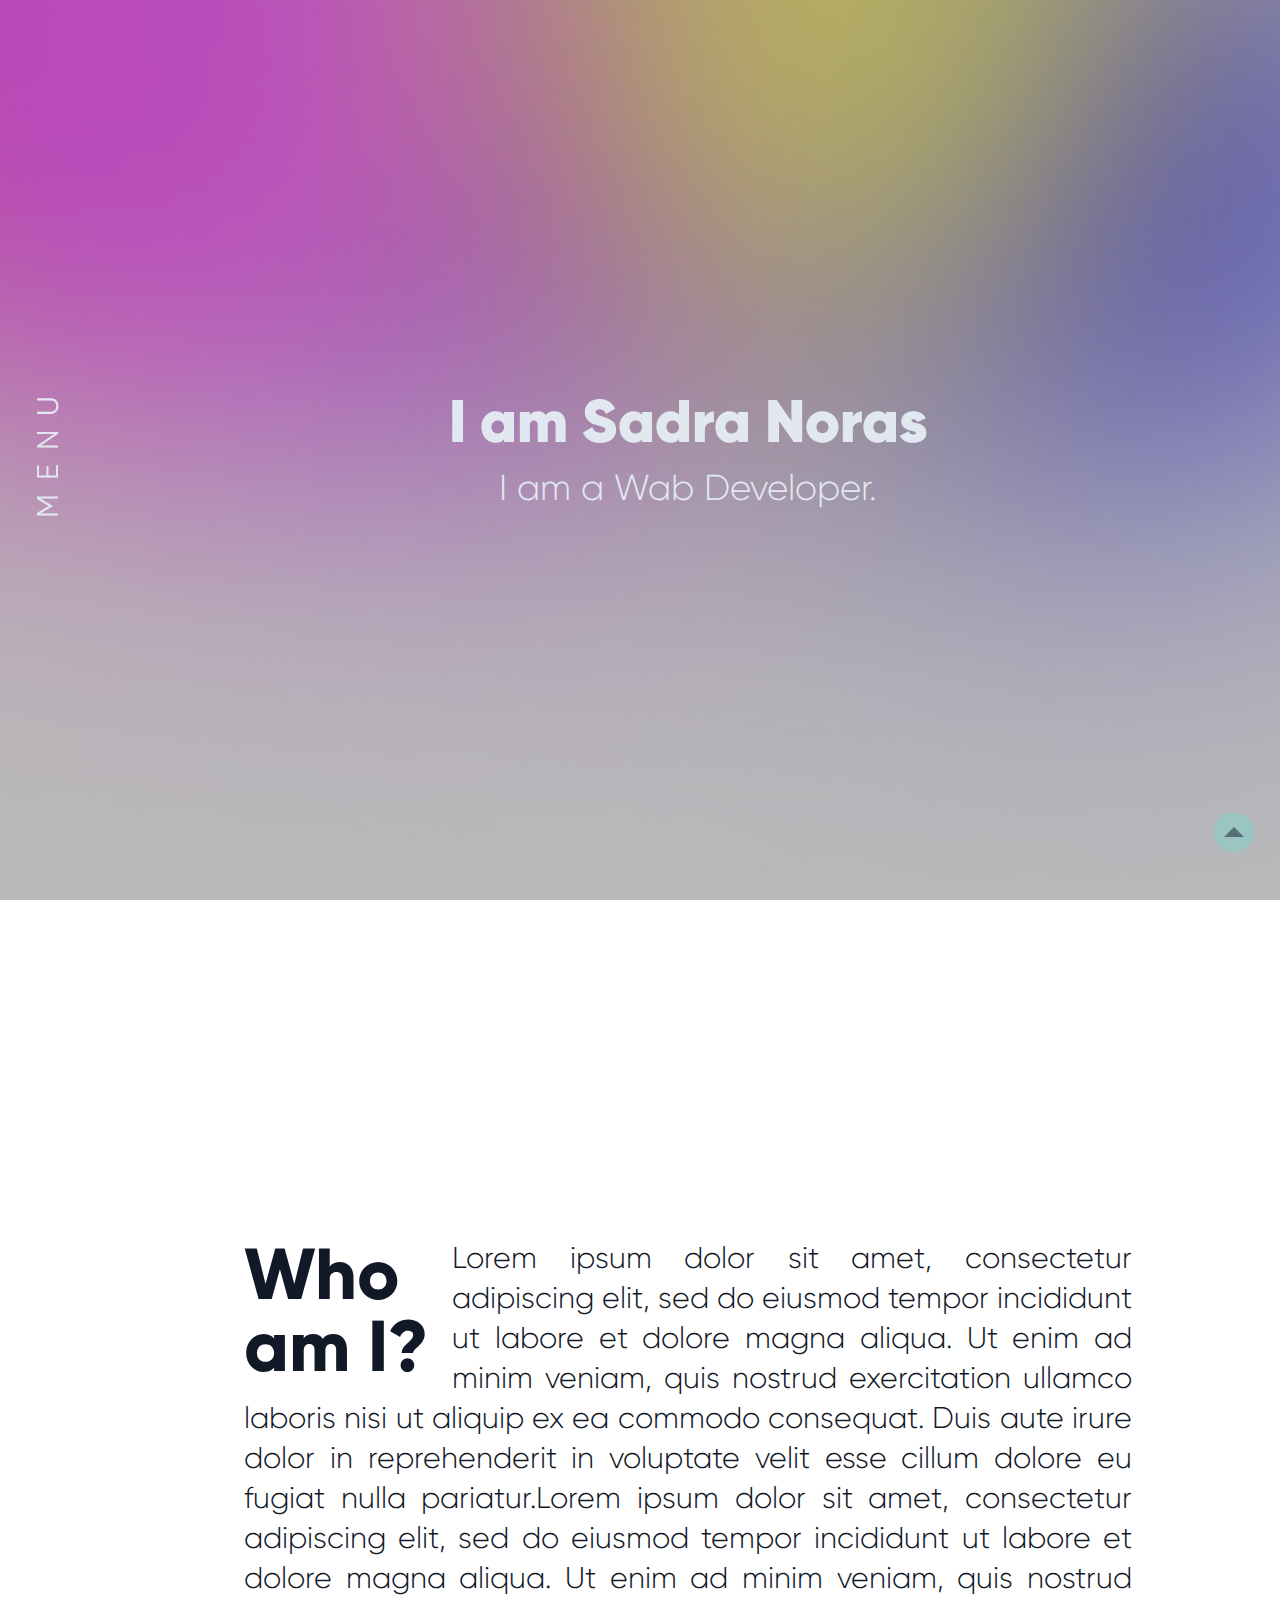
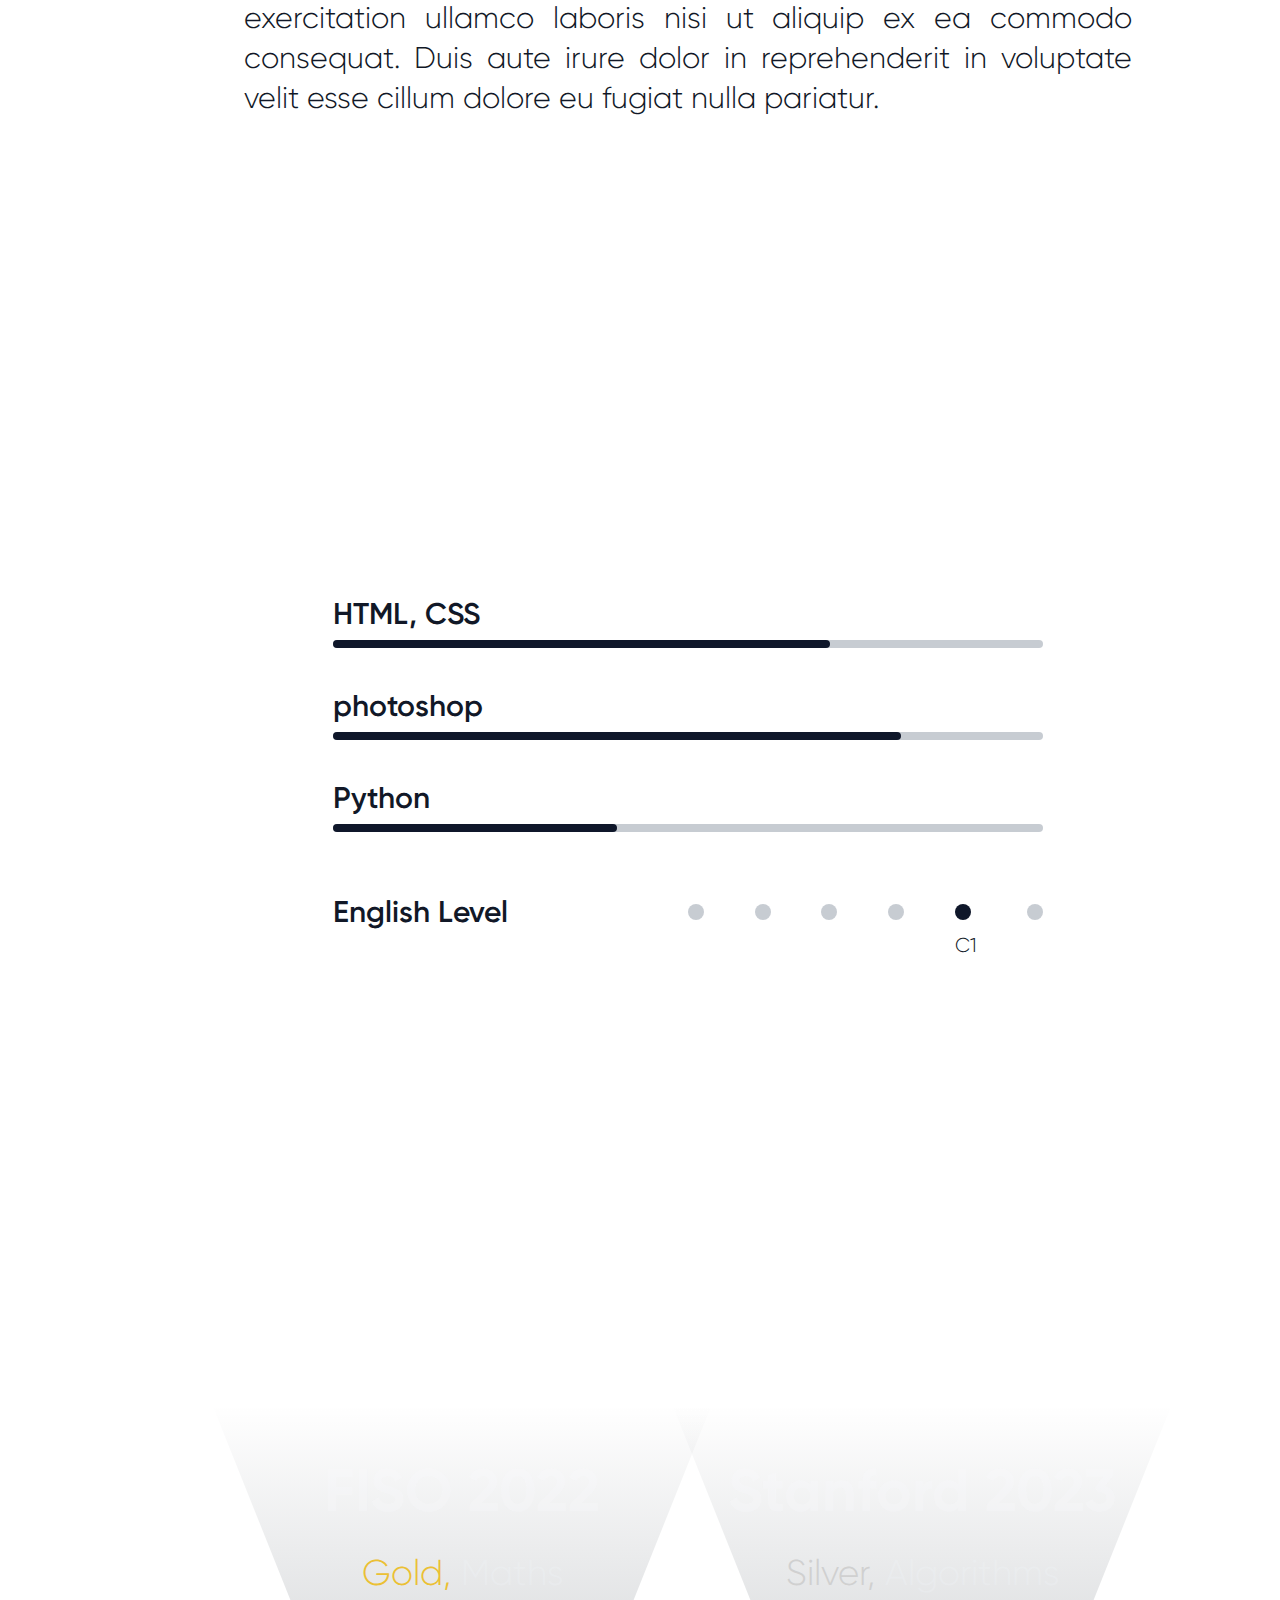
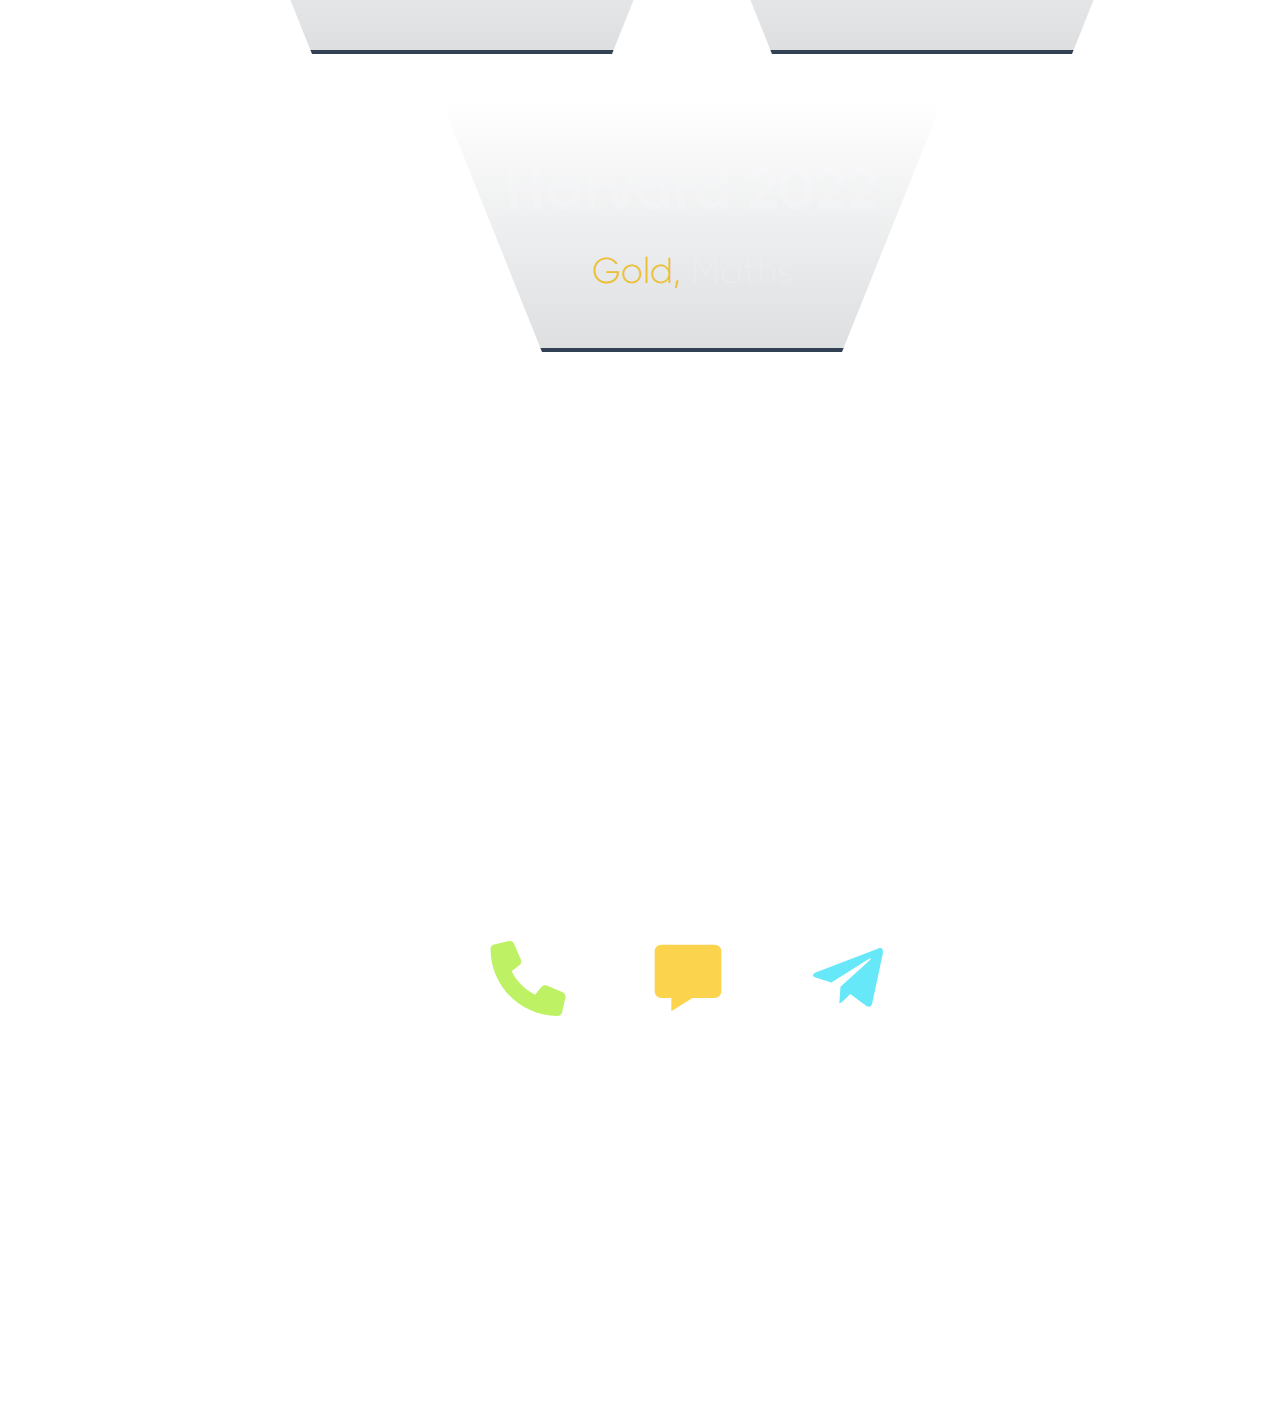
<file: index.html>
<!doctype html>
<html lang="en" class="bg-light dark:bg-dark scroll-smooth dark:font-GilroyBlack">

<head>
    <meta charset="UTF-8">
    <meta name="viewport"
        content="width=device-width, user-scalable=no, initial-scale=1.0, maximum-scale=1.0, minimum-scale=1.0">
    <meta http-equiv="X-UA-Compatible" content="ie=edge">
    <title>sadranoras | main</title>
    <link rel="stylesheet" href="./css/app.css">
    <link rel="shortcut icon" href="./assets/images/favicon1.jpeg" type="image/x-icon">
</head>

<body class="overflow-x-hidden">
    <!-- <div id="test" class="w-15 h-15" style="margin-left: 200px;">
        <h1>hello</h1>
    </div> -->
    <header id="header" class="fixed z-30 w-screen border-b h-screen border-slate-50/20">
        <div
            class="items-center justify-between mx-auto max-w-[1920px] h-[84px] md:h-25 px-4 bg-light-fixed-01 dark:bg-dark-fixed-01 lg:px-12 bg-slate-50/10 border-b border-slate-50/20 cursor-pointer">
            <div id="navbar-container-1" class="items-center justify-center">
                <!--  main navbar icon container  -->
                <div class="flex flex-row gap-6 items-center justify-center">
                    <svg id="toggle-dark-01"
                        class="mr-5 mt-5 static self-end w-12 h-12 bottom-12 cursor-pointer fill-gray-900/50 dark:fill-orange-500/50 transition-all duration-300 hover:fill-gray-900 dark:hover:fill-orange-500">
                        <use xlink:href="#routine"></use>
                    </svg>
                    <div class="flex flex-row">
                        <a href="./pages/article.html">
                            <svg id="news-1"
                                class="w-12 h-12 cursor-pointer fill-slate-50/30 hover:fill-white transition-all duration-300 mt-5">
                                <use xlink:href="#news"></use>
                            </svg>
                        </a>
                        <a href="#contect-section">
                            <svg id="forum-1"
                                class="w-12 h-12 cursor-pointer fill-slate-50/30 hover:fill-white transition-all duration-300 mt-5">
                                <use xlink:href="#forum"></use>
                            </svg>
                        </a>
                        <a href="#achivements-section">
                            <svg id="trophy-1"
                                class="w-12 h-12 cursor-pointer fill-slate-50/30 hover:fill-white transition-all duration-300 mt-5">
                                <use xlink:href="#trophy"></use>
                            </svg>
                        </a>
                        <a href="#skills-section">
                            <svg id="star-1"
                                class="w-12 h-12 cursor-pointer fill-slate-50/30 hover:fill-white transition-all duration-300 mt-5">
                                <use xlink:href="#star"></use>
                            </svg>
                        </a>
                        <a href="#person-section">
                            <svg id="person-1"
                                class="w-12 h-12 cursor-pointer fill-slate-50/30 hover:fill-white transition-all duration-300 mt-5">
                                <use xlink:href="#person"></use>
                            </svg>
                        </a>
                        <a href="#home-section">
                            <svg
                                class="w-12 h-12 cursor-pointer fill-slate-50/30 hover:fill-white transition-all duration-300 mt-5">
                                <use xlink:href="#home"></use>
                            </svg>
                        </a>
                    </div>
                </div>
            </div>
        </div>
        <div>
            <a href="#home-section">
                <svg
                    class="ml-10 mb-5 absolute self-end bottom-12 cursor-pointer w-9 h-9 fill-gray-900/50 dark:fill-slate-50/30 transition-all duration-700 hover:fill-gray-900 dark:hover:fill-slate-50 bg-teal-300/30 hover:bg-teal-300 rounded-full">
                    <use xlink:href="#up"></use>
                </svg>
            </a>
        </div>
    </header>
    <!--  svg sprite  -->
    <svg class="hidden">
        <defs>
            <symbol id="home" xmlns="http://www.w3.org/2000/svg" viewBox="0 -960 960 960">
                <path
                    d="M240-200h147.69v-235.38h184.62V-200H720v-360L480-741.54 240-560v360Zm-40 40v-420l280-211.54L760-580v420H532.31v-235.38H427.69V-160H200Zm280-310.77Z" />
            </symbol>
            <symbol id="routine" xmlns="http://www.w3.org/2000/svg" viewBox="0 -960 960 960">
                <path
                    d="M409.85-409.85q-38.16-38.15-68.5-81.61-30.35-43.46-53.12-92.46-14.23 24-20.73 50.04Q261-507.85 261-480q0 91.34 63.83 155.17Q388.66-261 480-261q27.08 0 53.88-7 26.81-7 50.04-20.23-49-22.77-92.46-53.12-43.46-30.34-81.61-68.5Zm28.53-27.53q47.16 47.15 104.77 82.5 57.62 35.34 122.7 56.88-36.16 37.15-84.16 57.58Q533.69-220 481-220q-108.64 0-184.32-75.68Q221-371.36 221-480q0-52.69 20.42-100.69 20.43-48 57.58-84.16 21.54 65.08 56.88 122.7 35.35 57.61 82.5 104.77Zm283.08 56.61q-10.09-2.74-19.93-6.02-9.84-3.29-19.61-6.67 8.77-20.31 13.43-42.27 4.65-21.96 4.65-43.99 0-91.42-64.43-155.85Q571.14-700 479.72-700q-22.03 0-43.99 4.27t-42.27 13.04q-3.38-9.77-6.24-18.94-2.85-9.18-5.45-18.83Q405-730.23 430-735.12q25-4.88 51-4.88 108.64 0 184.32 75.68Q741-588.64 741-480q0 26-4.88 51-4.89 25-14.66 48.23ZM460-829.23v-95.39h40v95.39h-40Zm0 793.85v-95.39h40v95.39h-40Zm281.46-677.54-28.54-28.54L778.69-807l28.54 28.31-65.77 65.77ZM181.31-153l-28.54-28.31 65.77-65.77 28.54 28.54L181.31-153Zm647.92-307v-40h95.39v40h-95.39Zm-793.85 0v-40h95.39v40H35.38Zm743.31 307.23-65.77-65.77 28.54-28.54L807-181.31l-28.31 28.54ZM218.54-712.92 153-778.69l28.31-28.54 65.77 65.77-28.54 28.54Zm191.31 303.07Z" />
            </symbol>
            <symbol id="person" xmlns="http://www.w3.org/2000/svg" viewBox="0 -960 960 960">
                <path
                    d="M480-504.62q-49.5 0-84.75-35.25T360-624.62q0-49.5 35.25-84.75T480-744.62q49.5 0 84.75 35.25T600-624.62q0 49.5-35.25 84.75T480-504.62ZM200-215.38v-65.85q0-24.77 14.42-46.35 14.43-21.57 38.81-33.5 56.62-27.15 113.31-40.73 56.69-13.57 113.46-13.57 56.77 0 113.46 13.57 56.69 13.58 113.31 40.73 24.38 11.93 38.81 33.5Q760-306 760-281.23v65.85H200Zm40-40h480v-25.85q0-13.31-8.58-25-8.57-11.69-23.73-19.77-49.38-23.92-101.83-36.65-52.45-12.73-105.86-12.73t-105.86 12.73Q321.69-349.92 272.31-326q-15.16 8.08-23.73 19.77-8.58 11.69-8.58 25v25.85Zm240-289.24q33 0 56.5-23.5t23.5-56.5q0-33-23.5-56.5t-56.5-23.5q-33 0-56.5 23.5t-23.5 56.5q0 33 23.5 56.5t56.5 23.5Zm0-80Zm0 369.24Z" />
            </symbol>
            <symbol id="star" xmlns="http://www.w3.org/2000/svg" viewBox="0 -960 960 960">
                <path
                    d="m354-287 126-76 126 77-33-144 111-96-146-13-58-136-58 135-146 13 111 97-33 143Zm-61 83.92 49.62-212.54-164.93-142.84 217.23-18.85L480-777.69l85.08 200.38 217.23 18.85-164.93 142.84L667-203.08 480-315.92 293-203.08ZM480-470Z" />
            </symbol>
            <symbol id="trophy" xmlns="http://www.w3.org/2000/svg" viewBox="0 -960 960 960">
                <path
                    d="M335.38-160v-40H460v-150.15q-52.85-9.47-92.5-44.2-39.65-34.73-54.58-86.11-63.46-7.46-108.19-52.04T160-640v-40q0-16.08 11.96-28.04T200-720h106.15v-80h347.7v80H760q16.08 0 28.04 11.96T800-680v40q0 62.92-44.73 107.5t-108.19 52.04q-14.93 51.38-54.58 86.11t-92.5 44.2V-200h124.62v40H335.38Zm-29.23-363.38V-680H200v40q0 45.69 30.46 78.5t75.69 38.12ZM480-389.23q55.38 0 93.85-38.46 38.46-38.46 38.46-93.85V-760H347.69v238.46q0 55.39 38.46 93.85 38.47 38.46 93.85 38.46Zm173.85-134.15q45.23-5.31 75.69-38.12Q760-594.31 760-640v-40H653.85v156.62ZM480-574.62Z" />
            </symbol>
            <symbol id="forum" xmlns="http://www.w3.org/2000/svg" viewBox="0 -960 960 960">
                <path
                    d="M289.23-310.77q-13.08 0-21.92-8.84-8.85-8.85-8.85-21.93v-40h470l25.39 25.39V-720h40q13.07 0 21.92 8.85 8.85 8.84 8.85 21.92v501.54L701.54-310.77H289.23Zm-153.85-27.69v-470.77q0-13.08 8.85-21.92 8.85-8.85 21.92-8.85h476.93q13.07 0 21.92 8.85 8.85 8.84 8.85 21.92v316.92q0 13.08-8.85 21.93-8.85 8.84-21.92 8.84H258.46L135.38-338.46Zm498.47-163.08V-800H175.38v353.85l55.39-55.39h403.08Zm-458.47 0V-800v298.46Z" />
            </symbol>
            <symbol id="phone" viewBox="0 0 512 512" xmlns="http://www.w3.org/2000/svg">
                <path
                    d="M511.2 387l-23.25 100.8c-3.266 14.25-15.79 24.22-30.46 24.22C205.2 512 0 306.8 0 54.5c0-14.66 9.969-27.2 24.22-30.45l100.8-23.25C139.7-2.602 154.7 5.018 160.8 18.92l46.52 108.5c5.438 12.78 1.77 27.67-8.98 36.45L144.5 207.1c33.98 69.22 90.26 125.5 159.5 159.5l44.08-53.8c8.688-10.78 23.69-14.51 36.47-8.975l108.5 46.51C506.1 357.2 514.6 372.4 511.2 387z" />
            </symbol>
            <symbol id="message" viewBox="0 0 24 24" xmlns="http://www.w3.org/2000/svg">
                <path
                    d="M20 2H4c-1.103 0-2 .894-2 1.992v12.016C2 17.106 2.897 18 4 18h3v4l6.351-4H20c1.103 0 2-.894 2-1.992V3.992A1.998 1.998 0 0 0 20 2z" />
            </symbol>
            <symbol id="telegram" viewBox="0 0 448 512" xmlns="http://www.w3.org/2000/svg">
                <path
                    d="M446.7 98.6l-67.6 318.8c-5.1 22.5-18.4 28.1-37.3 17.5l-103-75.9-49.7 47.8c-5.5 5.5-10.1 10.1-20.7 10.1l7.4-104.9 190.9-172.5c8.3-7.4-1.8-11.5-12.9-4.1L117.8 284 16.2 252.2c-22.1-6.9-22.5-22.1 4.6-32.7L418.2 66.4c18.4-6.9 34.5 4.1 28.5 32.2z" />
            </symbol>
            <symbol id="news" xmlns="http://www.w3.org/2000/svg" viewBox="0 -960 960 960">
                <path
                    d="M224.62-160q-27.62 0-46.12-18.5Q160-197 160-224.62v-510.76q0-27.62 18.5-46.12Q197-800 224.62-800h398.46L800-623.08v398.46q0 27.62-18.5 46.12Q763-160 735.38-160H224.62Zm0-40h510.76q10.77 0 17.7-6.92 6.92-6.93 6.92-17.7V-600H600v-160H224.62q-10.77 0-17.7 6.92-6.92 6.93-6.92 17.7v510.76q0 10.77 6.92 17.7 6.93 6.92 17.7 6.92ZM300-320h360v-40H300v40Zm0-280h180v-40H300v40Zm0 140h360v-40H300v40ZM200-760v160-160 560-560Z" />
            </symbol>
            <symbol id="up" viewbox="0 0 24 24" xmlns="http://www.w3.org/2000/svg">
                <path d="M18 15L12 9L6 15">
            </symbol>
        </defs>
    </svg>
    <!--  navbar  -->
    <div id="navbar"
        class="w-48 h-screen fixed flex z-30 transition-all duration-500 -ml-24 justify-center items-center">
        <!-- Menu Word container   -->
        <div class="h-screen w-24 order-1 flex justify-center items-center">
            <h2 id="menu-button"
                class="font-Gilroy text-3xl -rotate-90 tracking-[14px] cursor-pointer transition-all duration-500">MENU
            </h2>
        </div>
        <div id="navbar-container"
            class="hidden md:flex justify-center items-center h-screen w-24 bg-slate-50/10 border-r border-slate-50/20 cursor-pointer">
            <!--  main navbar icon container  -->
            <div class="flex flex-col gap-6">
                <a href="#home-section">
                    <svg class="w-12 h-12 cursor-pointer fill-slate-50/30 hover:fill-white transition-all duration-300">
                        <use xlink:href="#home"></use>
                    </svg>
                </a>
                <a href="#person-section">
                    <svg id="person-1"
                        class="w-12 h-12 cursor-pointer fill-slate-50/30 hover:fill-white transition-all duration-300">
                        <use xlink:href="#person"></use>
                    </svg>
                </a>
                <a href="#skills-section">
                    <svg id="star-1"
                        class="w-12 h-12 cursor-pointer fill-slate-50/30 hover:fill-white transition-all duration-300">
                        <use xlink:href="#star"></use>
                    </svg>
                </a>
                <a href="#achivements-section">
                    <svg id="trophy-1"
                        class="w-12 h-12 cursor-pointer fill-slate-50/30 hover:fill-white transition-all duration-300">
                        <use xlink:href="#trophy"></use>
                    </svg>
                </a>
                <a href="#contect-section">
                    <svg id="forum-1"
                        class="w-12 h-12 cursor-pointer fill-slate-50/30 hover:fill-white transition-all duration-300">
                        <use xlink:href="#forum"></use>
                    </svg>
                </a>
                <a href="./pages/article.html">
                    <svg id="news-1"
                        class="w-12 h-12 cursor-pointer fill-slate-50/30 hover:fill-white transition-all duration-300">
                        <use xlink:href="#news"></use>
                    </svg>
                </a>
            </div>
            <svg id="toggle-dark"
                class="absolute self-end w-12 h-12 bottom-12 cursor-pointer fill-gray-900/50 dark:fill-orange-500/50 transition-all duration-300 hover:fill-gray-900 dark:hover:fill-orange-500">
                <use xlink:href="#routine"></use>
            </svg>
        </div>
    </div>
    <div id="navbar-1" class="w-48 h-screen fixed flex z-30 transition-all duration-500 justify-center items-center"
        style="margin-left: calc(100vw - 150px);">
        <div id="navbar-container-1" class="hidden md:flex justify-center items-center h-screen w-24 cursor-pointer">
            <div style="margin-right: 25px;">
                <a href="#home-section">
                    <svg
                        class="absolute self-end w-10 h-10 bottom-12 cursor-pointer rounded-full bg-teal-300/30 hover:bg-teal-300 fill-gray-900/50 dark:fill-slate-50/30 transition-all duration-700 hover:fill-gray-900 dark:hover:fill-slate-50">
                        <use xlink:href="#up"></use>
                    </svg>
                </a>
            </div>
        </div>
    </div>
    <!--  main part  -->
    <div class="relative md:left-24 w-screen md:w-[calc(100vw-96px)]">
        <!--  banner  -->
        <div id="home-section" class="min-h-screen flex justify-center items-center">
            <div>
                <h1 class="font-GilroyBlack text-5xl lg:text-6xl mb-4 text-center">
                    I am Sadra Noras</h1>
                <h2 class="font-GilroyLight text-4xl w-full text-center">I am a Wab Developer.</h2>
            </div>
        </div>
        <div id="person-section" class="min-h-screen w-full flex justify-center items-center mt-32">
            <div class="w-3/4">
                <h3 class="font-GilroyExtraBold text-7xl w-48 float-left clrar-both mr-4 text-gray-900 dark:text-white">
                    Who am I?</h3>
                <p class="font-GilroyLight text-3xl text-justify leading-10 text-gray-900 dark:text-white">Lorem ipsum
                    dolor sit amet, consectetur
                    adipiscing elit, sed do eiusmod tempor incididunt ut labore et
                    dolore magna aliqua. Ut enim ad minim veniam, quis nostrud exercitation ullamco laboris nisi ut
                    aliquip
                    ex ea commodo consequat. Duis aute irure dolor in reprehenderit in voluptate velit esse cillum
                    dolore eu
                    fugiat nulla pariatur.Lorem ipsum dolor sit amet, consectetur adipiscing elit, sed do eiusmod tempor
                    incididunt ut labore et
                    dolore magna aliqua. Ut enim ad minim veniam, quis nostrud exercitation ullamco laboris nisi ut
                    aliquip
                    ex ea commodo consequat. Duis aute irure dolor in reprehenderit in voluptate velit esse cillum
                    dolore eu
                    fugiat nulla pariatur.
                </p>
            </div>
        </div>
        <div id="skills-section" class="min-h-screen w-full flex justify-center items-center">
            <div class="w-3/5 flex flex-col gap-10">
                <!--  Progress Bar  -->
                <div>
                    <h3 class="font-GilroySemiBold text-3xl mb-2 text-gray-900 dark:text-white">HTML, CSS</h3>
                    <div class="h-2 rounded-full bg-slate-600/30 dark:bg-slate-300/30">
                        <div class="h-full w-[70%] bg-slate-900 dark:bg-slate-300 rounded-full"></div>
                    </div>
                </div>
                <div>
                    <h3 class="font-GilroySemiBold text-3xl mb-2 text-gray-900 dark:text-white">photoshop</h3>
                    <div class="h-2 rounded-full bg-slate-600/30 dark:bg-slate-300/30">
                        <div class="h-full w-[80%] bg-slate-900 dark:bg-slate-300 rounded-full"></div>
                    </div>
                </div>
                <div>
                    <h3 class="font-GilroySemiBold text-3xl mb-2 text-gray-900 dark:text-white">Python</h3>
                    <div class="h-2 rounded-full bg-slate-600/30 dark:bg-slate-300/300">
                        <div class="h-full w-[40%] bg-slate-900 dark:bg-slate-300 rounded-full"></div>
                    </div>
                </div>
                <!--  Circular Progress  -->
                <div class="md:flex justify-between items-center">
                    <h3 class="font-GilroySemiBold text-3xl mb-2 text-gray-900 dark:text-white">English Level</h3>
                    <div class="flex justify-between md:w-1/2 mt-8">
                        <div class="h-4 w-4 bg-slate-600/30 dark:bg-slate-200/30 rounded-full"></div>
                        <div class="h-4 w-4 bg-slate-600/30 dark:bg-slate-200/30 rounded-full"></div>
                        <div class="h-4 w-4 bg-slate-600/30 dark:bg-slate-200/30 rounded-full"></div>
                        <div class="h-4 w-4 bg-slate-600/30 dark:bg-slate-200/30 rounded-full"></div>
                        <div>
                            <div class="h-4 w-4 bg-slate-900 dark:bg-slate-200 rounded-full"></div>
                            <h4 class="font-GilroyLight mt-3 text-xl text-gray-900 dark:text-white">C1</h4>
                        </div>
                        <div class="h-4 w-4 bg-slate-600/30 dark:bg-slate-200/30 rounded-full"></div>
                    </div>
                </div>
            </div>
        </div>
        <div id="achivements-section" class="min-h-screen w-full flex justify-center items-center">
            <div class="ml-28 flex justify-center items-center flex-wrap gap-y-12 mr-16">
                <div
                    class="h-[200px] sm:h-[250px] w-[400px] sm:w-[500px] border-b-4 border-slate-700 dark:border-slate-100 flex flex-col justify-center items-center -ml-[40px] bg-light-div dark:bg-dark-div">
                    <h4 class="font-GilroyBold text-slate-50/30 text-5xl sm:text-6xl mb-8">FISO 2022</h4>
                    <p class="font-GilroyLight text-3xl sm:text-4xl text-slate-100/30"><span
                            class="text-[#ebc034]">Gold,</span> Maths</p>
                </div>
                <div
                    class="h-[200px] sm:h-[250px] w-[400px] sm:w-[500px] border-b-4 border-slate-700 dark:border-slate-100 flex flex-col justify-center items-center -ml-[40px] bg-light-div dark:bg-dark-div">
                    <h4 class="font-GilroyBold text-slate-50/30 text-5xl sm:text-6xl mb-8">Stanford 2023</h4>
                    <p class="font-GilroyLight text-slate-100/30 text-3xl sm:text-4xl"><span
                            class="text-[#d0d0d0]">Silver,</span> Algorithms</p>
                </div>
                <div
                    class="h-[200px] sm:h-[250px] w-[400px] sm:w-[500px] border-b-4 border-slate-700 dark:border-slate-100 flex flex-col justify-center items-center -ml-[40px] bg-light-div dark:bg-dark-div">
                    <h4 class="font-GilroyBold text-slate-50/30 text-5xl sm:text-6xl mb-8">Harvard 2022</h4>
                    <p class="font-GilroyLight text-slate-100/30 text-3xl sm:text-4xl"><span
                            class="text-[#ebc034]">Gold,</span> Maths</p>
                </div>
            </div>

        </div>
        <footer id="contect-section" class="min-h-screen w-full flex justify-center items-center gap-20 flex-wrap z-40">
            <a href="tel:+989338999310" class="z-40">
                <svg
                    class="w-20 h-[75px] hover:h-[100px] transition-all duration-1000 cursor-pointer fill-lime-300 hover:fill-lime-600">
                    <use xlink:href="#phone"></use>
                </svg>
            </a>
            <a href="message:+989338999310" class="z-40">
                <svg
                    class="w-20 h-20 hover:w-24 hover:h-24 transition-all duration-1000 cursor-pointer fill-amber-300 hover:fill-amber-600">
                    <use xlink:href="#message"></use>
                </svg>
            </a>
            <a href="https://t.me/sadranoras" torget="-Blank" class="z-40">
                <svg
                    class="w-20 h-20 hover:w-24 hover:h-24 transition-all duration-1000 cursor-pointer fill-cyan-300 hover:fill-cyan-700">
                    <use xlink:href="#telegram"></use>
                </svg>
            </a>
        </footer>
    </div>
</body>
<style>
</style>
<script>
    // const toggleButton = document.getElementById('toggle-dark');
    // const main = document.querySelector('html');
    // toggleButton.addEventListener('click', () => {
    //     main.classList.toggle('dark');

    // });
    // const navbarbutton = document.getElementById('navbar');
    // const navbar = document.getElementById('navbar')
    // const navbarcontainer = document.getElementById('navbar-container')
    // menubutton.addEventListener('click', () => {
    //     navbar.classList.toggle('-ml-24')
    //     menubutton.classList.toggle('opacity-0');
    // });
    // navbarcontainer.addEventListener('click', () => {
    //     navbar.classList.toggle('-ml-24')
    //     menubutton.classList.toggle('opacity-0')
    // })
    const toggleButton = document.getElementById('toggle-dark');
    const main = document.querySelector('html');
    toggleButton.addEventListener('click', () => {
        main.classList.toggle('dark');
    });
    const toggleButton01 = document.getElementById('toggle-dark-01');
    const main01 = document.querySelector('html');
    toggleButton01.addEventListener('click', () => {
        main01.classList.toggle('dark');
    });
    const menuButton = document.getElementById('menu-button');
    const navbar = document.getElementById('navbar');
    const navbarContainer = document.getElementById('navbar-container')
    menuButton.addEventListener('click', () => {
        navbar.classList.toggle('-ml-24');
        menuButton.classList.toggle('opacity-0');
    });
    navbarContainer.addEventListener('click', () => {
        navbar.classList.toggle('-ml-24');
        menuButton.classList.toggle('opacity-0');
    });
    // let btn = document.getElementById("home-section")
    // mode = true
    // btn.onclick = function(){
    //     document.body.style
    //     if(mode){
    //         document.body.style.background = "../assets/images/bg-light.png"
    //         mode = false
    //     }
    //     else{
    //         document.body.style.background = "../assets/images/bg-dark.png"
    //         mode = true
    //     }
    // }
</script>

</html>
<!--
<svg xmlns="http://www.w3.org/2000/svg" fill="none" viewBox="0 0 24 24" stroke-width="1.5" stroke="currentColor" class="size-6">
  <path stroke-linecap="round" stroke-linejoin="round" d="M4.26 10.147a60.438 60.438 0 0 0-.491 6.347A48.62 48.62 0 0 1 12 20.904a48.62 48.62 0 0 1 8.232-4.41 60.46 60.46 0 0 0-.491-6.347m-15.482 0a50.636 50.636 0 0 0-2.658-.813A59.906 59.906 0 0 1 12 3.493a59.903 59.903 0 0 1 10.399 5.84c-.896.248-1.783.52-2.658.814m-15.482 0A50.717 50.717 0 0 1 12 13.489a50.702 50.702 0 0 1 7.74-3.342M6.75 15a.75.75 0 1 0 0-1.5.75.75 0 0 0 0 1.5Zm0 0v-3.675A55.378 55.378 0 0 1 12 8.443m-7.007 11.55A5.981 5.981 0 0 0 6.75 15.75v-1.5" />
</svg>

-->
</file>
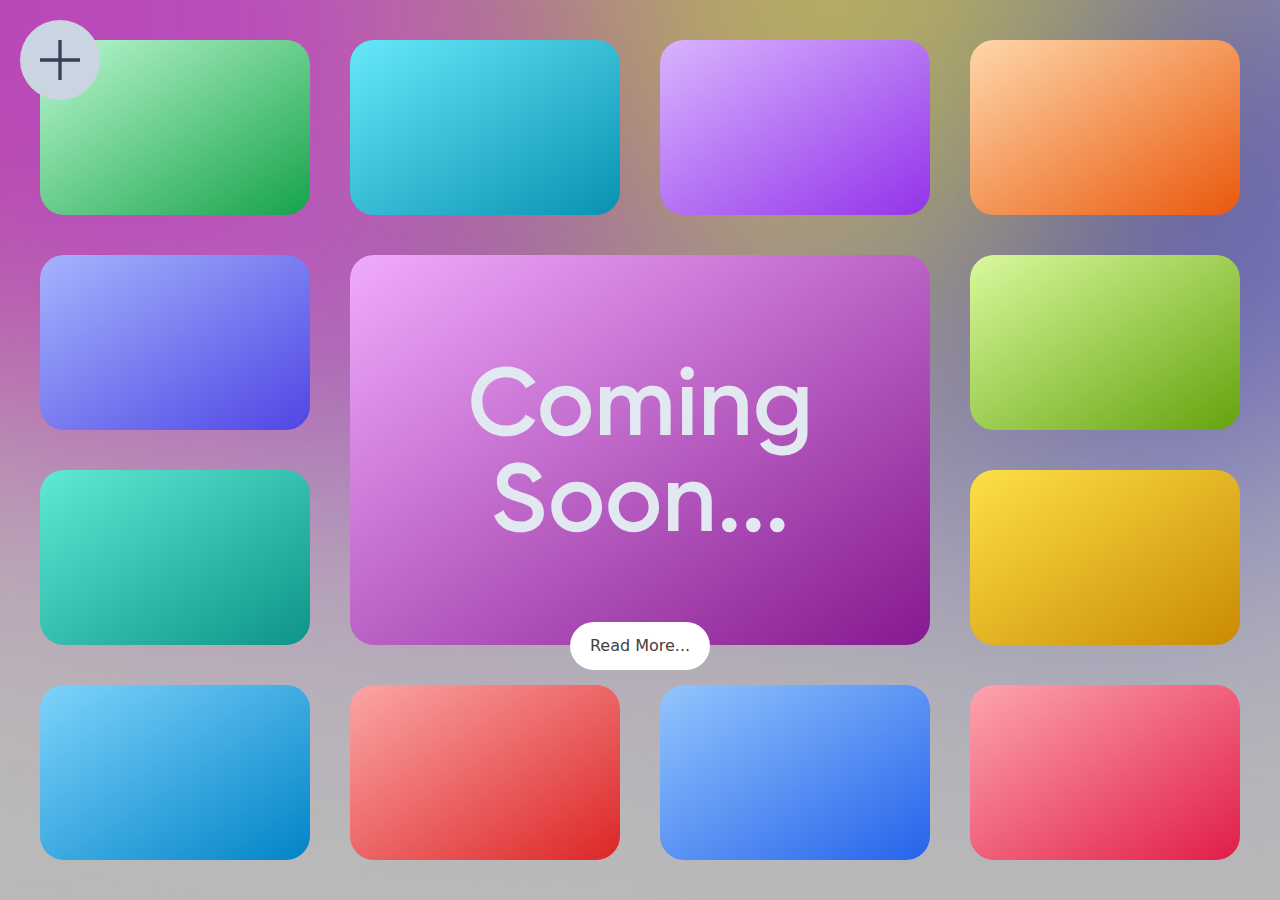
<file: pages/article.html>
<!DOCTYPE html>
<html lang="en" class="bg-light dark:bg-dark">

<head>
  <meta charset="UTF-8">
  <meta name="viewport" content="width=device-width, initial-scale=1.0">
  <title>Portfolio | articles</title>
  <link rel="stylesheet" href="../css/app.css">
  <link rel="shortcut icon" href="../assets/images/favicon1.jpeg" type="image/x-icon">
</head>
<style>
  #menu-container {
    z-index: 10;
  }

  #menu-button {
    z-index: 10;
  }
</style>

<body>
  <!-- sprite  -->
  <svg class="hidden">
    <defs>
      <symbol id="add" xmlns="http://www.w3.org/2000/svg" viewBox="0 -960 960 960">
        <path d="M460-460H240v-40h220v-220h40v220h220v40H500v220h-40v-220Z" />
      </symbol>
      <symbol id="home" xmlns="http://www.w3.org/2000/svg" viewBox="0 -960 960 960">
        <path
          d="M240-200h147.69v-235.38h184.62V-200H720v-360L480-741.54 240-560v360Zm-40 40v-420l280-211.54L760-580v420H532.31v-235.38H427.69V-160H200Zm280-310.77Z" />
      </symbol>
      <symbol id="routine" xmlns="http://www.w3.org/2000/svg" viewBox="0 -960 960 960">
        <path
          d="M409.85-409.85q-38.16-38.15-68.5-81.61-30.35-43.46-53.12-92.46-14.23 24-20.73 50.04Q261-507.85 261-480q0 91.34 63.83 155.17Q388.66-261 480-261q27.08 0 53.88-7 26.81-7 50.04-20.23-49-22.77-92.46-53.12-43.46-30.34-81.61-68.5Zm28.53-27.53q47.16 47.15 104.77 82.5 57.62 35.34 122.7 56.88-36.16 37.15-84.16 57.58Q533.69-220 481-220q-108.64 0-184.32-75.68Q221-371.36 221-480q0-52.69 20.42-100.69 20.43-48 57.58-84.16 21.54 65.08 56.88 122.7 35.35 57.61 82.5 104.77Zm283.08 56.61q-10.09-2.74-19.93-6.02-9.84-3.29-19.61-6.67 8.77-20.31 13.43-42.27 4.65-21.96 4.65-43.99 0-91.42-64.43-155.85Q571.14-700 479.72-700q-22.03 0-43.99 4.27t-42.27 13.04q-3.38-9.77-6.24-18.94-2.85-9.18-5.45-18.83Q405-730.23 430-735.12q25-4.88 51-4.88 108.64 0 184.32 75.68Q741-588.64 741-480q0 26-4.88 51-4.89 25-14.66 48.23ZM460-829.23v-95.39h40v95.39h-40Zm0 793.85v-95.39h40v95.39h-40Zm281.46-677.54-28.54-28.54L778.69-807l28.54 28.31-65.77 65.77ZM181.31-153l-28.54-28.31 65.77-65.77 28.54 28.54L181.31-153Zm647.92-307v-40h95.39v40h-95.39Zm-793.85 0v-40h95.39v40H35.38Zm743.31 307.23-65.77-65.77 28.54-28.54L807-181.31l-28.31 28.54ZM218.54-712.92 153-778.69l28.31-28.54 65.77 65.77-28.54 28.54Zm191.31 303.07Z" />
      </symbol>
    </defs>
  </svg>
  <!-- menu  -->
  <div>
    <!-- menu Icon  -->
    <div id="menu-button"
      class="h-20 w-20 bg-slate-300 rounded-full absolute top-5 left-5 cursor-pointer flex items-center justify-center">
      <svg id="menu-icon" class="h-15 w-15 fill-slate-700 z-10 transition-all duration-700">
        <use xlink:href="#add"></use>
      </svg>
    </div>
    <!-- menu container  -->
    <div id="menu-container"
      class="w-20 scale-y-0 bg-slate-300 absolute top-[120px] left-5 rounded-full transition-all duration-300">
      <a href="../index.html">
        <svg class="w-full h-15 fill-slate-500/30 hover:fill-slate-500 z-10 transition-all duration-300 cursor-pointer">
          <use xlink:href="#home"></use>
        </svg>
      </a>
      <svg id="toggle-dark"
        class="w-full h-15 fill-slate-500/30 dark:fill-orange-500/50 transition-all duration-300 hover:fill-gray-900 dark:hover:fill-orange-500 z-10 cursor-pointer">
        <use xlink:href="#routine"></use>
      </svg>
    </div>
  </div>
  <div class="min-h-screen grid grid-rows-4 grid-cols-4 p-10 gap-10">
    <div
      class="rounded-3xl bg-gradient-to-br from-green-200 to-green-600 w-full h-full hover:animate-pulse cursor-pointer transition-all duration-0">
    </div>
    <div
      class="rounded-3xl bg-gradient-to-br from-cyan-300 to-cyan-600 w-full h-full hover:animate-pulse cursor-pointer">
    </div>
    <div
      class="rounded-3xl bg-gradient-to-br from-purple-300 to-purple-600 w-full h-full hover:animate-pulse cursor-pointer">
    </div>
    <div
      class="rounded-3xl bg-gradient-to-br from-orange-200 to-orange-600 w-full h-full hover:animate-pulse cursor-pointer">
    </div>
    <div
      class="rounded-3xl bg-gradient-to-br from-indigo-300 to-indigo-600 w-full h-full hover:animate-pulse cursor-pointer">
    </div>
    <div id="p1-h1"
      class="col-span-2 row-span-2 rounded-3xl bg-gradient-to-br from-fuchsia-300 to-fuchsia-800 flex items-center justify-center animate-pulse relative w-full h-fule cursor-pointer">
      <h1 id="h1-01" class="font-GilroySemiBold text-8xl text-center w-full hover:animate-ping">Coming Soon...</h1>
      <a id="my-a" class="absolute -bottom-[25px] bg-white text-stone-700 py-3 px-5 rounded-full" href="./read more.html">
        <p id="my-p" class="bg-white text-stone-700 hover:animate-bounce">Read More...</p>
      </a>
    </div>
    <div
      class="rounded-3xl bg-gradient-to-br from-lime-200 to-lime-600 w-full h-full hover:animate-pulse cursor-pointer">
    </div>
    <div
      class="rounded-3xl bg-gradient-to-br from-teal-300 to-teal-600 w-full h-full hover:animate-pulse cursor-pointer">
    </div>
    <div
      class="rounded-3xl bg-gradient-to-br from-yellow-300 to-yellow-600 w-full h-full hover:animate-pulse cursor-pointer">
    </div>
    <div class="rounded-3xl bg-gradient-to-br from-sky-300 to-sky-600 w-full h-full hover:animate-pulse cursor-pointer">
    </div>
    <div class="rounded-3xl bg-gradient-to-br from-red-300 to-red-600 w-full h-full hover:animate-pulse cursor-pointer">
    </div>
    <div
      class="rounded-3xl bg-gradient-to-br from-blue-300 to-blue-600 w-full h-full hover:animate-pulse cursor-pointer">
    </div>
    <div
      class="rounded-3xl bg-gradient-to-br from-rose-300 to-rose-600 w-full h-full hover:animate-pulse cursor-pointer">
    </div>
  </div>
</body>
<script>
  const toggleButton = document.getElementById('toggle-dark');
  const main = document.querySelector('html');
  toggleButton.addEventListener('click', () => {
    main.classList.toggle('dark');
  });
  const menuButton = document.getElementById('menu-button');
  const menuIcon = document.getElementById('menu-icon');
  const menuContainer = document.getElementById('menu-container')
  menuButton.addEventListener('click', () => {
    menuIcon.classList.toggle('rotate-[270deg]');
    menuContainer.classList.toggle('scale-y-0')
  });
  menuContainer.addEventListener('click', () => {
    menuIcon.classList.toggle('rotate-[270deg]');
    menuContainer.classList.toggle('scale-y-0');
  })
</script>

</html>
</file>
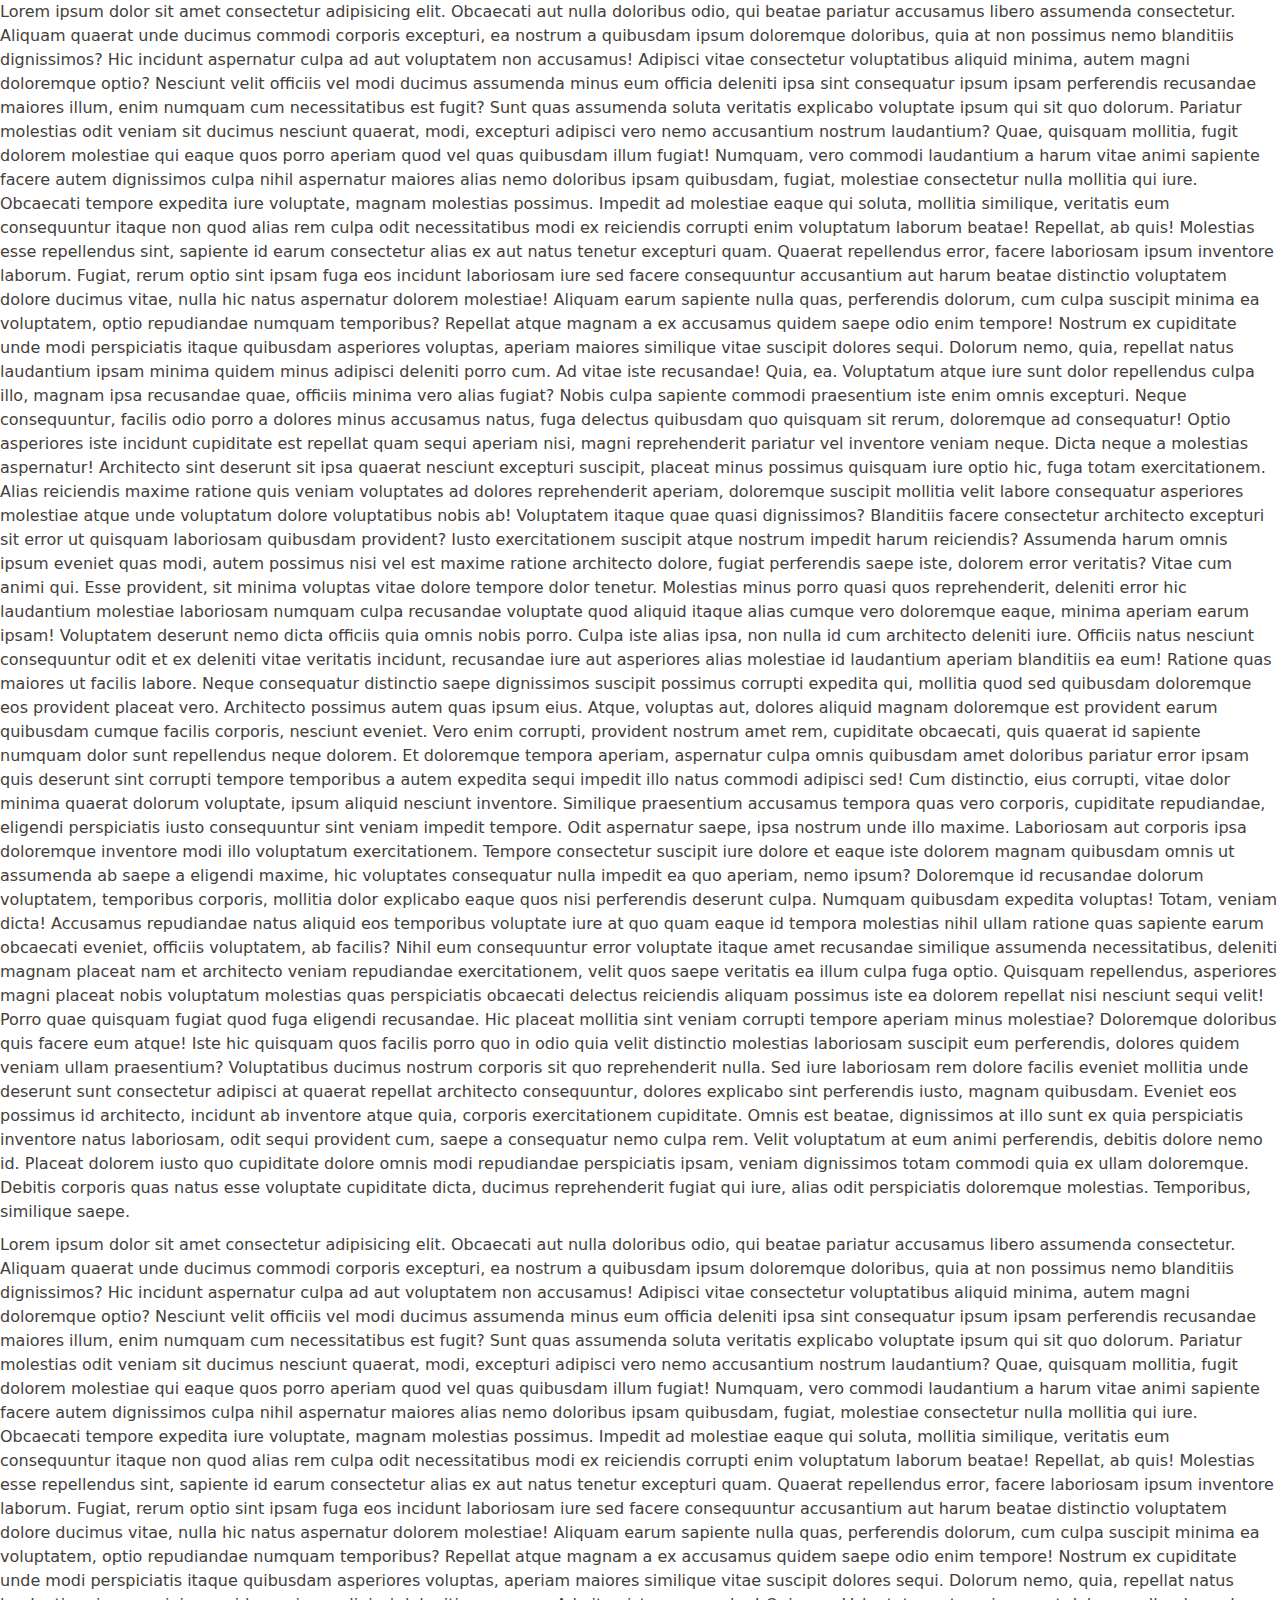
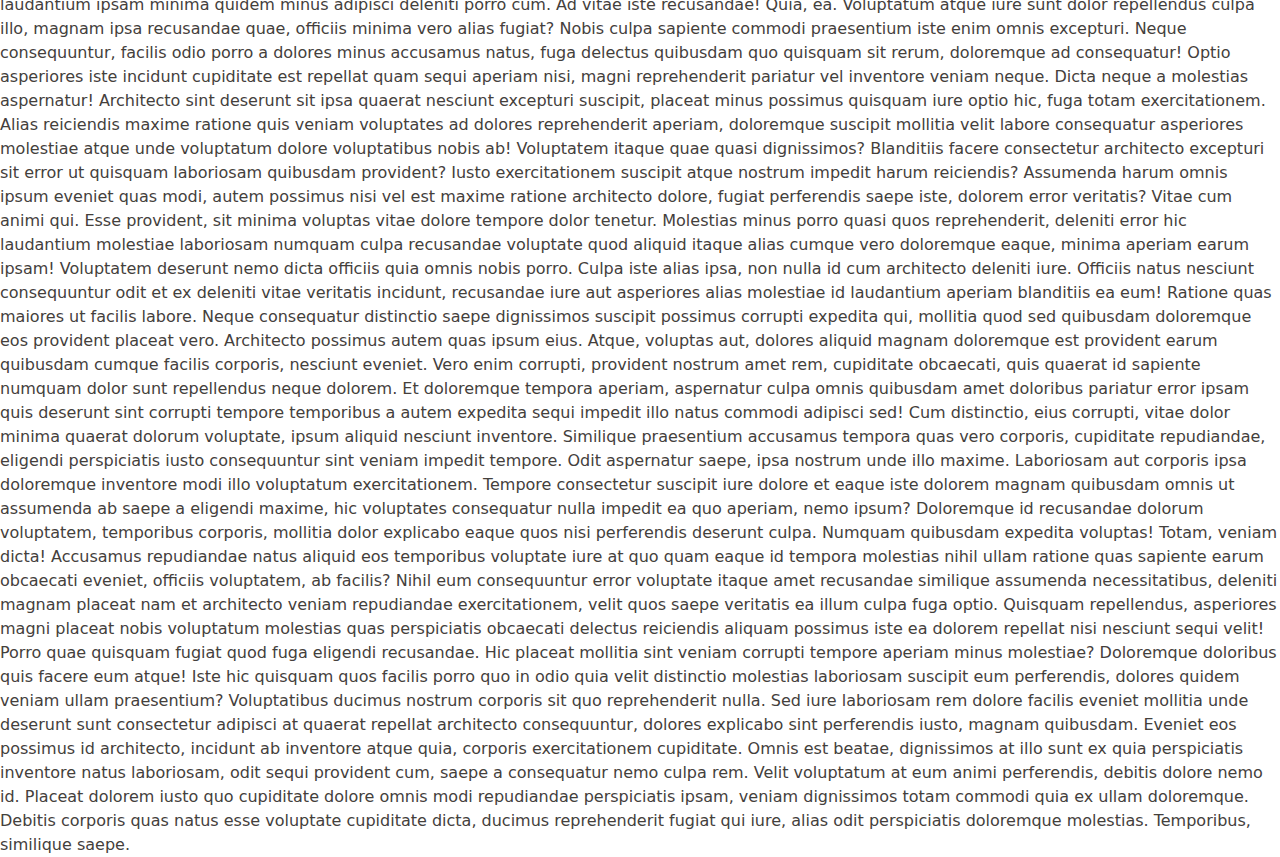
<file: pages/read more.html>
<!DOCTYPE html>
<html lang="en">

<head>
    <meta charset="UTF-8">
    <meta name="viewport" content="width=device-width, initial-scale=1.0">
    <title>read more</title>
    <link rel="stylesheet" href="../css/app.css">
</head>
<body>
    <div>
        <p class="bg-white text-stone-700">
            Lorem ipsum dolor sit amet consectetur adipisicing elit. Obcaecati aut nulla doloribus odio, qui beatae
            pariatur accusamus libero assumenda consectetur.
            Aliquam quaerat unde ducimus commodi corporis excepturi, ea nostrum a quibusdam ipsum doloremque doloribus,
            quia at non possimus nemo blanditiis dignissimos?
            Hic incidunt aspernatur culpa ad aut voluptatem non accusamus! Adipisci vitae consectetur voluptatibus
            aliquid minima, autem magni doloremque optio?
            Nesciunt velit officiis vel modi ducimus assumenda minus eum officia deleniti ipsa sint consequatur ipsum
            ipsam perferendis recusandae maiores illum,
            enim numquam cum necessitatibus est fugit? Sunt quas assumenda soluta veritatis explicabo voluptate ipsum
            qui sit quo dolorum.
            Pariatur molestias odit veniam sit ducimus nesciunt quaerat, modi, excepturi adipisci vero nemo accusantium
            nostrum laudantium?
            Quae, quisquam mollitia, fugit dolorem molestiae qui eaque quos porro aperiam quod vel quas quibusdam illum
            fugiat!
            Numquam, vero commodi laudantium a harum vitae animi sapiente facere autem dignissimos culpa nihil
            aspernatur maiores alias nemo doloribus ipsam quibusdam,
            fugiat, molestiae consectetur nulla mollitia qui iure. Obcaecati tempore expedita iure voluptate, magnam
            molestias possimus. Impedit ad molestiae eaque qui soluta,
            mollitia similique, veritatis eum consequuntur itaque non quod alias rem culpa odit necessitatibus modi ex
            reiciendis corrupti enim voluptatum laborum beatae! Repellat,
            ab quis! Molestias esse repellendus sint, sapiente id earum consectetur alias ex aut natus tenetur excepturi
            quam. Quaerat repellendus error, facere laboriosam ipsum inventore
            laborum. Fugiat, rerum optio sint ipsam fuga eos incidunt laboriosam iure sed facere consequuntur
            accusantium aut harum beatae distinctio voluptatem dolore ducimus vitae,
            nulla hic natus aspernatur dolorem molestiae! Aliquam earum sapiente nulla quas, perferendis dolorum, cum
            culpa suscipit minima ea voluptatem, optio repudiandae numquam temporibus?
            Repellat atque magnam a ex accusamus quidem saepe odio enim tempore! Nostrum ex cupiditate unde modi
            perspiciatis itaque quibusdam asperiores voluptas,
            aperiam maiores similique vitae suscipit dolores sequi. Dolorum nemo, quia, repellat natus laudantium ipsam
            minima quidem minus adipisci deleniti porro cum.
            Ad vitae iste recusandae! Quia, ea. Voluptatum atque iure sunt dolor repellendus culpa illo, magnam ipsa
            recusandae quae, officiis minima vero alias fugiat?
            Nobis culpa sapiente commodi praesentium iste enim omnis excepturi. Neque consequuntur, facilis odio porro a
            dolores minus accusamus natus,
            fuga delectus quibusdam quo quisquam sit rerum, doloremque ad consequatur! Optio asperiores iste incidunt
            cupiditate est repellat quam sequi aperiam nisi,
            magni reprehenderit pariatur vel inventore veniam neque. Dicta neque a molestias aspernatur! Architecto sint
            deserunt sit ipsa quaerat nesciunt excepturi suscipit,
            placeat minus possimus quisquam iure optio hic, fuga totam exercitationem. Alias reiciendis maxime ratione
            quis veniam voluptates ad dolores reprehenderit aperiam,
            doloremque suscipit mollitia velit labore consequatur asperiores molestiae atque unde voluptatum dolore
            voluptatibus nobis ab! Voluptatem itaque quae quasi dignissimos?
            Blanditiis facere consectetur architecto excepturi sit error ut quisquam laboriosam quibusdam provident?
            Iusto exercitationem suscipit atque nostrum impedit harum reiciendis?
            Assumenda harum omnis ipsum eveniet quas modi, autem possimus nisi vel est maxime ratione architecto dolore,
            fugiat perferendis saepe iste, dolorem error veritatis?
            Vitae cum animi qui. Esse provident, sit minima voluptas vitae dolore tempore dolor tenetur. Molestias minus
            porro quasi quos reprehenderit,
            deleniti error hic laudantium molestiae laboriosam numquam culpa recusandae voluptate quod aliquid itaque
            alias cumque vero doloremque eaque, minima aperiam earum ipsam!
            Voluptatem deserunt nemo dicta officiis quia omnis nobis porro. Culpa iste alias ipsa, non nulla id cum
            architecto deleniti iure.
            Officiis natus nesciunt consequuntur odit et ex deleniti vitae veritatis incidunt, recusandae iure aut
            asperiores alias molestiae id laudantium aperiam blanditiis ea eum!
            Ratione quas maiores ut facilis labore. Neque consequatur distinctio saepe dignissimos suscipit possimus
            corrupti expedita qui,
            mollitia quod sed quibusdam doloremque eos provident placeat vero. Architecto possimus autem quas ipsum
            eius. Atque, voluptas aut,
            dolores aliquid magnam doloremque est provident earum quibusdam cumque facilis corporis, nesciunt eveniet.
            Vero enim corrupti, provident nostrum amet rem, cupiditate obcaecati,
            quis quaerat id sapiente numquam dolor sunt repellendus neque dolorem. Et doloremque tempora aperiam,
            aspernatur culpa omnis quibusdam amet doloribus pariatur error ipsam quis
            deserunt sint corrupti tempore temporibus a autem expedita sequi impedit illo natus commodi adipisci sed!
            Cum distinctio, eius corrupti, vitae dolor minima quaerat dolorum voluptate, ipsum aliquid nesciunt
            inventore.
            Similique praesentium accusamus tempora quas vero corporis, cupiditate repudiandae, eligendi perspiciatis
            iusto consequuntur sint veniam impedit tempore.
            Odit aspernatur saepe, ipsa nostrum unde illo maxime. Laboriosam aut corporis ipsa doloremque inventore modi
            illo voluptatum exercitationem.
            Tempore consectetur suscipit iure dolore et eaque iste dolorem magnam quibusdam omnis ut assumenda ab saepe
            a eligendi maxime, hic voluptates consequatur nulla impedit ea quo aperiam,
            nemo ipsum? Doloremque id recusandae dolorum voluptatem, temporibus corporis, mollitia dolor explicabo eaque
            quos nisi perferendis deserunt culpa. Numquam quibusdam expedita voluptas!
            Totam, veniam dicta! Accusamus repudiandae natus aliquid eos temporibus voluptate iure at quo quam eaque id
            tempora molestias nihil ullam ratione quas sapiente earum obcaecati eveniet,
            officiis voluptatem, ab facilis? Nihil eum consequuntur error voluptate itaque amet recusandae similique
            assumenda necessitatibus, deleniti magnam placeat nam et architecto veniam repudiandae exercitationem,
            velit quos saepe veritatis ea illum culpa fuga optio. Quisquam repellendus, asperiores magni placeat nobis
            voluptatum molestias quas perspiciatis obcaecati delectus reiciendis aliquam possimus iste ea dolorem
            repellat nisi nesciunt sequi velit!
            Porro quae quisquam fugiat quod fuga eligendi recusandae. Hic placeat mollitia sint veniam corrupti tempore
            aperiam minus molestiae? Doloremque doloribus quis facere eum atque!
            Iste hic quisquam quos facilis porro quo in odio quia velit distinctio molestias laboriosam suscipit eum
            perferendis, dolores quidem veniam ullam praesentium?
            Voluptatibus ducimus nostrum corporis sit quo reprehenderit nulla. Sed iure laboriosam rem dolore facilis
            eveniet mollitia unde deserunt sunt consectetur adipisci at quaerat repellat architecto consequuntur,
            dolores explicabo sint perferendis iusto, magnam quibusdam. Eveniet eos possimus id architecto, incidunt ab
            inventore atque quia, corporis exercitationem cupiditate. Omnis est beatae,
            dignissimos at illo sunt ex quia perspiciatis inventore natus laboriosam, odit sequi provident cum, saepe a
            consequatur nemo culpa rem. Velit voluptatum at eum animi perferendis,
            debitis dolore nemo id. Placeat dolorem iusto quo cupiditate dolore omnis modi repudiandae perspiciatis
            ipsam, veniam dignissimos totam commodi quia ex ullam doloremque.
            Debitis corporis quas natus esse voluptate cupiditate dicta, ducimus reprehenderit fugiat qui iure, alias
            odit perspiciatis doloremque molestias. Temporibus, similique saepe.
        </p>
        <hr id="hr" class="my-1 w-0">
        <p class="bg-white text-stone-700">
            Lorem ipsum dolor sit amet consectetur adipisicing elit. Obcaecati aut nulla doloribus odio, qui beatae
            pariatur accusamus libero assumenda consectetur.
            Aliquam quaerat unde ducimus commodi corporis excepturi, ea nostrum a quibusdam ipsum doloremque doloribus,
            quia at non possimus nemo blanditiis dignissimos?
            Hic incidunt aspernatur culpa ad aut voluptatem non accusamus! Adipisci vitae consectetur voluptatibus
            aliquid minima, autem magni doloremque optio?
            Nesciunt velit officiis vel modi ducimus assumenda minus eum officia deleniti ipsa sint consequatur ipsum
            ipsam perferendis recusandae maiores illum,
            enim numquam cum necessitatibus est fugit? Sunt quas assumenda soluta veritatis explicabo voluptate ipsum
            qui sit quo dolorum.
            Pariatur molestias odit veniam sit ducimus nesciunt quaerat, modi, excepturi adipisci vero nemo accusantium
            nostrum laudantium?
            Quae, quisquam mollitia, fugit dolorem molestiae qui eaque quos porro aperiam quod vel quas quibusdam illum
            fugiat!
            Numquam, vero commodi laudantium a harum vitae animi sapiente facere autem dignissimos culpa nihil
            aspernatur maiores alias nemo doloribus ipsam quibusdam,
            fugiat, molestiae consectetur nulla mollitia qui iure. Obcaecati tempore expedita iure voluptate, magnam
            molestias possimus. Impedit ad molestiae eaque qui soluta,
            mollitia similique, veritatis eum consequuntur itaque non quod alias rem culpa odit necessitatibus modi ex
            reiciendis corrupti enim voluptatum laborum beatae! Repellat,
            ab quis! Molestias esse repellendus sint, sapiente id earum consectetur alias ex aut natus tenetur excepturi
            quam. Quaerat repellendus error, facere laboriosam ipsum inventore
            laborum. Fugiat, rerum optio sint ipsam fuga eos incidunt laboriosam iure sed facere consequuntur
            accusantium aut harum beatae distinctio voluptatem dolore ducimus vitae,
            nulla hic natus aspernatur dolorem molestiae! Aliquam earum sapiente nulla quas, perferendis dolorum, cum
            culpa suscipit minima ea voluptatem, optio repudiandae numquam temporibus?
            Repellat atque magnam a ex accusamus quidem saepe odio enim tempore! Nostrum ex cupiditate unde modi
            perspiciatis itaque quibusdam asperiores voluptas,
            aperiam maiores similique vitae suscipit dolores sequi. Dolorum nemo, quia, repellat natus laudantium ipsam
            minima quidem minus adipisci deleniti porro cum.
            Ad vitae iste recusandae! Quia, ea. Voluptatum atque iure sunt dolor repellendus culpa illo, magnam ipsa
            recusandae quae, officiis minima vero alias fugiat?
            Nobis culpa sapiente commodi praesentium iste enim omnis excepturi. Neque consequuntur, facilis odio porro a
            dolores minus accusamus natus,
            fuga delectus quibusdam quo quisquam sit rerum, doloremque ad consequatur! Optio asperiores iste incidunt
            cupiditate est repellat quam sequi aperiam nisi,
            magni reprehenderit pariatur vel inventore veniam neque. Dicta neque a molestias aspernatur! Architecto sint
            deserunt sit ipsa quaerat nesciunt excepturi suscipit,
            placeat minus possimus quisquam iure optio hic, fuga totam exercitationem. Alias reiciendis maxime ratione
            quis veniam voluptates ad dolores reprehenderit aperiam,
            doloremque suscipit mollitia velit labore consequatur asperiores molestiae atque unde voluptatum dolore
            voluptatibus nobis ab! Voluptatem itaque quae quasi dignissimos?
            Blanditiis facere consectetur architecto excepturi sit error ut quisquam laboriosam quibusdam provident?
            Iusto exercitationem suscipit atque nostrum impedit harum reiciendis?
            Assumenda harum omnis ipsum eveniet quas modi, autem possimus nisi vel est maxime ratione architecto dolore,
            fugiat perferendis saepe iste, dolorem error veritatis?
            Vitae cum animi qui. Esse provident, sit minima voluptas vitae dolore tempore dolor tenetur. Molestias minus
            porro quasi quos reprehenderit,
            deleniti error hic laudantium molestiae laboriosam numquam culpa recusandae voluptate quod aliquid itaque
            alias cumque vero doloremque eaque, minima aperiam earum ipsam!
            Voluptatem deserunt nemo dicta officiis quia omnis nobis porro. Culpa iste alias ipsa, non nulla id cum
            architecto deleniti iure.
            Officiis natus nesciunt consequuntur odit et ex deleniti vitae veritatis incidunt, recusandae iure aut
            asperiores alias molestiae id laudantium aperiam blanditiis ea eum!
            Ratione quas maiores ut facilis labore. Neque consequatur distinctio saepe dignissimos suscipit possimus
            corrupti expedita qui,
            mollitia quod sed quibusdam doloremque eos provident placeat vero. Architecto possimus autem quas ipsum
            eius. Atque, voluptas aut,
            dolores aliquid magnam doloremque est provident earum quibusdam cumque facilis corporis, nesciunt eveniet.
            Vero enim corrupti, provident nostrum amet rem, cupiditate obcaecati,
            quis quaerat id sapiente numquam dolor sunt repellendus neque dolorem. Et doloremque tempora aperiam,
            aspernatur culpa omnis quibusdam amet doloribus pariatur error ipsam quis
            deserunt sint corrupti tempore temporibus a autem expedita sequi impedit illo natus commodi adipisci sed!
            Cum distinctio, eius corrupti, vitae dolor minima quaerat dolorum voluptate, ipsum aliquid nesciunt
            inventore.
            Similique praesentium accusamus tempora quas vero corporis, cupiditate repudiandae, eligendi perspiciatis
            iusto consequuntur sint veniam impedit tempore.
            Odit aspernatur saepe, ipsa nostrum unde illo maxime. Laboriosam aut corporis ipsa doloremque inventore modi
            illo voluptatum exercitationem.
            Tempore consectetur suscipit iure dolore et eaque iste dolorem magnam quibusdam omnis ut assumenda ab saepe
            a eligendi maxime, hic voluptates consequatur nulla impedit ea quo aperiam,
            nemo ipsum? Doloremque id recusandae dolorum voluptatem, temporibus corporis, mollitia dolor explicabo eaque
            quos nisi perferendis deserunt culpa. Numquam quibusdam expedita voluptas!
            Totam, veniam dicta! Accusamus repudiandae natus aliquid eos temporibus voluptate iure at quo quam eaque id
            tempora molestias nihil ullam ratione quas sapiente earum obcaecati eveniet,
            officiis voluptatem, ab facilis? Nihil eum consequuntur error voluptate itaque amet recusandae similique
            assumenda necessitatibus, deleniti magnam placeat nam et architecto veniam repudiandae exercitationem,
            velit quos saepe veritatis ea illum culpa fuga optio. Quisquam repellendus, asperiores magni placeat nobis
            voluptatum molestias quas perspiciatis obcaecati delectus reiciendis aliquam possimus iste ea dolorem
            repellat nisi nesciunt sequi velit!
            Porro quae quisquam fugiat quod fuga eligendi recusandae. Hic placeat mollitia sint veniam corrupti tempore
            aperiam minus molestiae? Doloremque doloribus quis facere eum atque!
            Iste hic quisquam quos facilis porro quo in odio quia velit distinctio molestias laboriosam suscipit eum
            perferendis, dolores quidem veniam ullam praesentium?
            Voluptatibus ducimus nostrum corporis sit quo reprehenderit nulla. Sed iure laboriosam rem dolore facilis
            eveniet mollitia unde deserunt sunt consectetur adipisci at quaerat repellat architecto consequuntur,
            dolores explicabo sint perferendis iusto, magnam quibusdam. Eveniet eos possimus id architecto, incidunt ab
            inventore atque quia, corporis exercitationem cupiditate. Omnis est beatae,
            dignissimos at illo sunt ex quia perspiciatis inventore natus laboriosam, odit sequi provident cum, saepe a
            consequatur nemo culpa rem. Velit voluptatum at eum animi perferendis,
            debitis dolore nemo id. Placeat dolorem iusto quo cupiditate dolore omnis modi repudiandae perspiciatis
            ipsam, veniam dignissimos totam commodi quia ex ullam doloremque.
            Debitis corporis quas natus esse voluptate cupiditate dicta, ducimus reprehenderit fugiat qui iure, alias
            odit perspiciatis doloremque molestias. Temporibus, similique saepe.
        </p>
    </div>
</body>

</html>
</file>
<file: css/app.css>
/*
! tailwindcss v3.4.8 | MIT License | https://tailwindcss.com
*/

/*
1. Prevent padding and border from affecting element width. (https://github.com/mozdevs/cssremedy/issues/4)
2. Allow adding a border to an element by just adding a border-width. (https://github.com/tailwindcss/tailwindcss/pull/116)
*/

*,
::before,
::after {
  box-sizing: border-box;
  /* 1 */
  border-width: 0;
  /* 2 */
  border-style: solid;
  /* 2 */
  border-color: #e5e7eb;
  /* 2 */
}

::before,
::after {
  --tw-content: '';
}

/*
1. Use a consistent sensible line-height in all browsers.
2. Prevent adjustments of font size after orientation changes in iOS.
3. Use a more readable tab size.
4. Use the user's configured `sans` font-family by default.
5. Use the user's configured `sans` font-feature-settings by default.
6. Use the user's configured `sans` font-variation-settings by default.
7. Disable tap highlights on iOS
*/

html,
:host {
  line-height: 1.5;
  /* 1 */
  -webkit-text-size-adjust: 100%;
  /* 2 */
  -moz-tab-size: 4;
  /* 3 */
  -o-tab-size: 4;
     tab-size: 4;
  /* 3 */
  font-family: ui-sans-serif, system-ui, sans-serif, "Apple Color Emoji", "Segoe UI Emoji", "Segoe UI Symbol", "Noto Color Emoji";
  /* 4 */
  font-feature-settings: normal;
  /* 5 */
  font-variation-settings: normal;
  /* 6 */
  -webkit-tap-highlight-color: transparent;
  /* 7 */
}

/*
1. Remove the margin in all browsers.
2. Inherit line-height from `html` so users can set them as a class directly on the `html` element.
*/

body {
  margin: 0;
  /* 1 */
  line-height: inherit;
  /* 2 */
}

/*
1. Add the correct height in Firefox.
2. Correct the inheritance of border color in Firefox. (https://bugzilla.mozilla.org/show_bug.cgi?id=190655)
3. Ensure horizontal rules are visible by default.
*/

hr {
  height: 0;
  /* 1 */
  color: inherit;
  /* 2 */
  border-top-width: 1px;
  /* 3 */
}

/*
Add the correct text decoration in Chrome, Edge, and Safari.
*/

abbr:where([title]) {
  -webkit-text-decoration: underline dotted;
          text-decoration: underline dotted;
}

/*
Remove the default font size and weight for headings.
*/

h1,
h2,
h3,
h4,
h5,
h6 {
  font-size: inherit;
  font-weight: inherit;
}

/*
Reset links to optimize for opt-in styling instead of opt-out.
*/

a {
  color: inherit;
  text-decoration: inherit;
}

/*
Add the correct font weight in Edge and Safari.
*/

b,
strong {
  font-weight: bolder;
}

/*
1. Use the user's configured `mono` font-family by default.
2. Use the user's configured `mono` font-feature-settings by default.
3. Use the user's configured `mono` font-variation-settings by default.
4. Correct the odd `em` font sizing in all browsers.
*/

code,
kbd,
samp,
pre {
  font-family: ui-monospace, SFMono-Regular, Menlo, Monaco, Consolas, "Liberation Mono", "Courier New", monospace;
  /* 1 */
  font-feature-settings: normal;
  /* 2 */
  font-variation-settings: normal;
  /* 3 */
  font-size: 1em;
  /* 4 */
}

/*
Add the correct font size in all browsers.
*/

small {
  font-size: 80%;
}

/*
Prevent `sub` and `sup` elements from affecting the line height in all browsers.
*/

sub,
sup {
  font-size: 75%;
  line-height: 0;
  position: relative;
  vertical-align: baseline;
}

sub {
  bottom: -0.25em;
}

sup {
  top: -0.5em;
}

/*
1. Remove text indentation from table contents in Chrome and Safari. (https://bugs.chromium.org/p/chromium/issues/detail?id=999088, https://bugs.webkit.org/show_bug.cgi?id=201297)
2. Correct table border color inheritance in all Chrome and Safari. (https://bugs.chromium.org/p/chromium/issues/detail?id=935729, https://bugs.webkit.org/show_bug.cgi?id=195016)
3. Remove gaps between table borders by default.
*/

table {
  text-indent: 0;
  /* 1 */
  border-color: inherit;
  /* 2 */
  border-collapse: collapse;
  /* 3 */
}

/*
1. Change the font styles in all browsers.
2. Remove the margin in Firefox and Safari.
3. Remove default padding in all browsers.
*/

button,
input,
optgroup,
select,
textarea {
  font-family: inherit;
  /* 1 */
  font-feature-settings: inherit;
  /* 1 */
  font-variation-settings: inherit;
  /* 1 */
  font-size: 100%;
  /* 1 */
  font-weight: inherit;
  /* 1 */
  line-height: inherit;
  /* 1 */
  letter-spacing: inherit;
  /* 1 */
  color: inherit;
  /* 1 */
  margin: 0;
  /* 2 */
  padding: 0;
  /* 3 */
}

/*
Remove the inheritance of text transform in Edge and Firefox.
*/

button,
select {
  text-transform: none;
}

/*
1. Correct the inability to style clickable types in iOS and Safari.
2. Remove default button styles.
*/

button,
input:where([type='button']),
input:where([type='reset']),
input:where([type='submit']) {
  -webkit-appearance: button;
  /* 1 */
  background-color: transparent;
  /* 2 */
  background-image: none;
  /* 2 */
}

/*
Use the modern Firefox focus style for all focusable elements.
*/

:-moz-focusring {
  outline: auto;
}

/*
Remove the additional `:invalid` styles in Firefox. (https://github.com/mozilla/gecko-dev/blob/2f9eacd9d3d995c937b4251a5557d95d494c9be1/layout/style/res/forms.css#L728-L737)
*/

:-moz-ui-invalid {
  box-shadow: none;
}

/*
Add the correct vertical alignment in Chrome and Firefox.
*/

progress {
  vertical-align: baseline;
}

/*
Correct the cursor style of increment and decrement buttons in Safari.
*/

::-webkit-inner-spin-button,
::-webkit-outer-spin-button {
  height: auto;
}

/*
1. Correct the odd appearance in Chrome and Safari.
2. Correct the outline style in Safari.
*/

[type='search'] {
  -webkit-appearance: textfield;
  /* 1 */
  outline-offset: -2px;
  /* 2 */
}

/*
Remove the inner padding in Chrome and Safari on macOS.
*/

::-webkit-search-decoration {
  -webkit-appearance: none;
}

/*
1. Correct the inability to style clickable types in iOS and Safari.
2. Change font properties to `inherit` in Safari.
*/

::-webkit-file-upload-button {
  -webkit-appearance: button;
  /* 1 */
  font: inherit;
  /* 2 */
}

/*
Add the correct display in Chrome and Safari.
*/

summary {
  display: list-item;
}

/*
Removes the default spacing and border for appropriate elements.
*/

blockquote,
dl,
dd,
h1,
h2,
h3,
h4,
h5,
h6,
hr,
figure,
p,
pre {
  margin: 0;
}

fieldset {
  margin: 0;
  padding: 0;
}

legend {
  padding: 0;
}

ol,
ul,
menu {
  list-style: none;
  margin: 0;
  padding: 0;
}

/*
Reset default styling for dialogs.
*/

dialog {
  padding: 0;
}

/*
Prevent resizing textareas horizontally by default.
*/

textarea {
  resize: vertical;
}

/*
1. Reset the default placeholder opacity in Firefox. (https://github.com/tailwindlabs/tailwindcss/issues/3300)
2. Set the default placeholder color to the user's configured gray 400 color.
*/

input::-moz-placeholder, textarea::-moz-placeholder {
  opacity: 1;
  /* 1 */
  color: #9ca3af;
  /* 2 */
}

input::placeholder,
textarea::placeholder {
  opacity: 1;
  /* 1 */
  color: #9ca3af;
  /* 2 */
}

/*
Set the default cursor for buttons.
*/

button,
[role="button"] {
  cursor: pointer;
}

/*
Make sure disabled buttons don't get the pointer cursor.
*/

:disabled {
  cursor: default;
}

/*
1. Make replaced elements `display: block` by default. (https://github.com/mozdevs/cssremedy/issues/14)
2. Add `vertical-align: middle` to align replaced elements more sensibly by default. (https://github.com/jensimmons/cssremedy/issues/14#issuecomment-634934210)
   This can trigger a poorly considered lint error in some tools but is included by design.
*/

img,
svg,
video,
canvas,
audio,
iframe,
embed,
object {
  display: block;
  /* 1 */
  vertical-align: middle;
  /* 2 */
}

/*
Constrain images and videos to the parent width and preserve their intrinsic aspect ratio. (https://github.com/mozdevs/cssremedy/issues/14)
*/

img,
video {
  max-width: 100%;
  height: auto;
}

/* Make elements with the HTML hidden attribute stay hidden by default */

[hidden] {
  display: none;
}

* {
  margin: 0;
  padding: 0;
}

@font-face {
  font-family: "Gilroy Light";

  src: url("../assets/fonts/Gilroy-Light.otf");

  font-display: swap;
}

@font-face {
  font-family: "Gilroy";

  src: url("../assets/fonts/Gilroy-Regular.otf");

  font-display: swap;
}

@font-face {
  font-family: "Gilroy SemiBold";

  src: url("../assets/fonts/Gilroy-SemiBold.otf");

  font-display: swap;
}

@font-face {
  font-family: "Gilroy Bold";

  src: url("../assets/fonts/Gilroy-Bold.otf");

  font-display: swap;
}

@font-face {
  font-family: "Gilroy ExtraBold";

  src: url("../assets/fonts/Gilroy-ExtraBold.otf");

  font-display: swap;
}

@font-face {
  font-family: "Gilroy Black";

  src: url("../assets/fonts/Gilroy-Black.otf");

  font-display: swap;
}

* {
  color: #e2e8f0;
}

html {
  background-position: center center;
  background-repeat: no-repeat;
  background-size: cover;
  background-attachment: fixed;
}

.bg-light {
  background-image: url("../assets/images/bg-light.png");
}

.bg-light-fixed-01 {
  background-image: url("../assets/images/bg-light-fixed-01.png");
}

.bg-light-div {
  clip-path: polygon(0 0, 100% 0, 80% 100%, 20% 100%);
  background-image: linear-gradient(hsla(267, 16%, 11%, 0), hsla(211, 59%, 8%, 0.137));
  background-position: center center;
  background-size: cover;
  background-repeat: no-repeat;
}

*, ::before, ::after {
  --tw-border-spacing-x: 0;
  --tw-border-spacing-y: 0;
  --tw-translate-x: 0;
  --tw-translate-y: 0;
  --tw-rotate: 0;
  --tw-skew-x: 0;
  --tw-skew-y: 0;
  --tw-scale-x: 1;
  --tw-scale-y: 1;
  --tw-pan-x:  ;
  --tw-pan-y:  ;
  --tw-pinch-zoom:  ;
  --tw-scroll-snap-strictness: proximity;
  --tw-gradient-from-position:  ;
  --tw-gradient-via-position:  ;
  --tw-gradient-to-position:  ;
  --tw-ordinal:  ;
  --tw-slashed-zero:  ;
  --tw-numeric-figure:  ;
  --tw-numeric-spacing:  ;
  --tw-numeric-fraction:  ;
  --tw-ring-inset:  ;
  --tw-ring-offset-width: 0px;
  --tw-ring-offset-color: #fff;
  --tw-ring-color: rgb(59 130 246 / 0.5);
  --tw-ring-offset-shadow: 0 0 #0000;
  --tw-ring-shadow: 0 0 #0000;
  --tw-shadow: 0 0 #0000;
  --tw-shadow-colored: 0 0 #0000;
  --tw-blur:  ;
  --tw-brightness:  ;
  --tw-contrast:  ;
  --tw-grayscale:  ;
  --tw-hue-rotate:  ;
  --tw-invert:  ;
  --tw-saturate:  ;
  --tw-sepia:  ;
  --tw-drop-shadow:  ;
  --tw-backdrop-blur:  ;
  --tw-backdrop-brightness:  ;
  --tw-backdrop-contrast:  ;
  --tw-backdrop-grayscale:  ;
  --tw-backdrop-hue-rotate:  ;
  --tw-backdrop-invert:  ;
  --tw-backdrop-opacity:  ;
  --tw-backdrop-saturate:  ;
  --tw-backdrop-sepia:  ;
  --tw-contain-size:  ;
  --tw-contain-layout:  ;
  --tw-contain-paint:  ;
  --tw-contain-style:  ;
}

::backdrop {
  --tw-border-spacing-x: 0;
  --tw-border-spacing-y: 0;
  --tw-translate-x: 0;
  --tw-translate-y: 0;
  --tw-rotate: 0;
  --tw-skew-x: 0;
  --tw-skew-y: 0;
  --tw-scale-x: 1;
  --tw-scale-y: 1;
  --tw-pan-x:  ;
  --tw-pan-y:  ;
  --tw-pinch-zoom:  ;
  --tw-scroll-snap-strictness: proximity;
  --tw-gradient-from-position:  ;
  --tw-gradient-via-position:  ;
  --tw-gradient-to-position:  ;
  --tw-ordinal:  ;
  --tw-slashed-zero:  ;
  --tw-numeric-figure:  ;
  --tw-numeric-spacing:  ;
  --tw-numeric-fraction:  ;
  --tw-ring-inset:  ;
  --tw-ring-offset-width: 0px;
  --tw-ring-offset-color: #fff;
  --tw-ring-color: rgb(59 130 246 / 0.5);
  --tw-ring-offset-shadow: 0 0 #0000;
  --tw-ring-shadow: 0 0 #0000;
  --tw-shadow: 0 0 #0000;
  --tw-shadow-colored: 0 0 #0000;
  --tw-blur:  ;
  --tw-brightness:  ;
  --tw-contrast:  ;
  --tw-grayscale:  ;
  --tw-hue-rotate:  ;
  --tw-invert:  ;
  --tw-saturate:  ;
  --tw-sepia:  ;
  --tw-drop-shadow:  ;
  --tw-backdrop-blur:  ;
  --tw-backdrop-brightness:  ;
  --tw-backdrop-contrast:  ;
  --tw-backdrop-grayscale:  ;
  --tw-backdrop-hue-rotate:  ;
  --tw-backdrop-invert:  ;
  --tw-backdrop-opacity:  ;
  --tw-backdrop-saturate:  ;
  --tw-backdrop-sepia:  ;
  --tw-contain-size:  ;
  --tw-contain-layout:  ;
  --tw-contain-paint:  ;
  --tw-contain-style:  ;
}

.container {
  width: 100%;
}

@media (min-width: 640px) {
  .container {
    max-width: 640px;
  }
}

@media (min-width: 768px) {
  .container {
    max-width: 768px;
  }
}

@media (min-width: 1024px) {
  .container {
    max-width: 1024px;
  }
}

@media (min-width: 1280px) {
  .container {
    max-width: 1280px;
  }
}

@media (min-width: 1536px) {
  .container {
    max-width: 1536px;
  }
}

.static {
  position: static;
}

.fixed {
  position: fixed;
}

.absolute {
  position: absolute;
}

.relative {
  position: relative;
}

.-bottom-\[25px\] {
  bottom: -25px;
}

.bottom-12 {
  bottom: 3rem;
}

.left-5 {
  left: 1.25rem;
}

.top-5 {
  top: 1.25rem;
}

.top-\[120px\] {
  top: 120px;
}

.z-10 {
  z-index: 10;
}

.z-30 {
  z-index: 30;
}

.z-40 {
  z-index: 40;
}

.order-1 {
  order: 1;
}

.col-span-2 {
  grid-column: span 2 / span 2;
}

.row-span-2 {
  grid-row: span 2 / span 2;
}

.float-left {
  float: left;
}

.mx-auto {
  margin-left: auto;
  margin-right: auto;
}

.my-1 {
  margin-top: 0.25rem;
  margin-bottom: 0.25rem;
}

.-ml-24 {
  margin-left: -6rem;
}

.-ml-\[40px\] {
  margin-left: -40px;
}

.mb-2 {
  margin-bottom: 0.5rem;
}

.mb-4 {
  margin-bottom: 1rem;
}

.mb-5 {
  margin-bottom: 1.25rem;
}

.mb-8 {
  margin-bottom: 2rem;
}

.ml-10 {
  margin-left: 2.5rem;
}

.ml-28 {
  margin-left: 7rem;
}

.mr-16 {
  margin-right: 4rem;
}

.mr-4 {
  margin-right: 1rem;
}

.mr-5 {
  margin-right: 1.25rem;
}

.mt-3 {
  margin-top: 0.75rem;
}

.mt-32 {
  margin-top: 8rem;
}

.mt-5 {
  margin-top: 1.25rem;
}

.mt-8 {
  margin-top: 2rem;
}

.flex {
  display: flex;
}

.grid {
  display: grid;
}

.hidden {
  display: none;
}

.size-6 {
  width: 1.5rem;
  height: 1.5rem;
}

.h-12 {
  height: 3rem;
}

.h-2 {
  height: 0.5rem;
}

.h-20 {
  height: 5rem;
}

.h-4 {
  height: 1rem;
}

.h-9 {
  height: 2.25rem;
}

.h-\[200px\] {
  height: 200px;
}

.h-\[75px\] {
  height: 75px;
}

.h-\[84px\] {
  height: 84px;
}

.h-full {
  height: 100%;
}

.h-screen {
  height: 100vh;
}

.h-10 {
  height: 2.5rem;
}

.min-h-screen {
  min-height: 100vh;
}

.w-0 {
  width: 0px;
}

.w-12 {
  width: 3rem;
}

.w-20 {
  width: 5rem;
}

.w-24 {
  width: 6rem;
}

.w-3\/4 {
  width: 75%;
}

.w-3\/5 {
  width: 60%;
}

.w-4 {
  width: 1rem;
}

.w-48 {
  width: 12rem;
}

.w-9 {
  width: 2.25rem;
}

.w-\[40\%\] {
  width: 40%;
}

.w-\[400px\] {
  width: 400px;
}

.w-\[70\%\] {
  width: 70%;
}

.w-\[80\%\] {
  width: 80%;
}

.w-full {
  width: 100%;
}

.w-screen {
  width: 100vw;
}

.w-10 {
  width: 2.5rem;
}

.max-w-\[1920px\] {
  max-width: 1920px;
}

.-rotate-90 {
  --tw-rotate: -90deg;
  transform: translate(var(--tw-translate-x), var(--tw-translate-y)) rotate(var(--tw-rotate)) skewX(var(--tw-skew-x)) skewY(var(--tw-skew-y)) scaleX(var(--tw-scale-x)) scaleY(var(--tw-scale-y));
}

.rotate-\[270deg\] {
  --tw-rotate: 270deg;
  transform: translate(var(--tw-translate-x), var(--tw-translate-y)) rotate(var(--tw-rotate)) skewX(var(--tw-skew-x)) skewY(var(--tw-skew-y)) scaleX(var(--tw-scale-x)) scaleY(var(--tw-scale-y));
}

.scale-y-0 {
  --tw-scale-y: 0;
  transform: translate(var(--tw-translate-x), var(--tw-translate-y)) rotate(var(--tw-rotate)) skewX(var(--tw-skew-x)) skewY(var(--tw-skew-y)) scaleX(var(--tw-scale-x)) scaleY(var(--tw-scale-y));
}

@keyframes pulse {
  50% {
    opacity: .5;
  }
}

.animate-pulse {
  animation: pulse 2s cubic-bezier(0.4, 0, 0.6, 1) infinite;
}

.cursor-pointer {
  cursor: pointer;
}

.grid-cols-4 {
  grid-template-columns: repeat(4, minmax(0, 1fr));
}

.grid-rows-4 {
  grid-template-rows: repeat(4, minmax(0, 1fr));
}

.flex-row {
  flex-direction: row;
}

.flex-col {
  flex-direction: column;
}

.flex-wrap {
  flex-wrap: wrap;
}

.items-center {
  align-items: center;
}

.justify-center {
  justify-content: center;
}

.justify-between {
  justify-content: space-between;
}

.gap-10 {
  gap: 2.5rem;
}

.gap-20 {
  gap: 5rem;
}

.gap-6 {
  gap: 1.5rem;
}

.gap-y-12 {
  row-gap: 3rem;
}

.self-end {
  align-self: flex-end;
}

.overflow-x-hidden {
  overflow-x: hidden;
}

.scroll-smooth {
  scroll-behavior: smooth;
}

.rounded-3xl {
  border-radius: 1.5rem;
}

.rounded-full {
  border-radius: 9999px;
}

.border-b {
  border-bottom-width: 1px;
}

.border-b-4 {
  border-bottom-width: 4px;
}

.border-r {
  border-right-width: 1px;
}

.border-slate-50\/20 {
  border-color: rgb(248 250 252 / 0.2);
}

.border-slate-700 {
  --tw-border-opacity: 1;
  border-color: rgb(51 65 85 / var(--tw-border-opacity));
}

.bg-slate-300 {
  --tw-bg-opacity: 1;
  background-color: rgb(203 213 225 / var(--tw-bg-opacity));
}

.bg-slate-50\/10 {
  background-color: rgb(248 250 252 / 0.1);
}

.bg-slate-600\/30 {
  background-color: rgb(71 85 105 / 0.3);
}

.bg-slate-900 {
  --tw-bg-opacity: 1;
  background-color: rgb(15 23 42 / var(--tw-bg-opacity));
}

.bg-teal-300\/30 {
  background-color: rgb(94 234 212 / 0.3);
}

.bg-white {
  --tw-bg-opacity: 1;
  background-color: rgb(255 255 255 / var(--tw-bg-opacity));
}

.bg-gradient-to-br {
  background-image: linear-gradient(to bottom right, var(--tw-gradient-stops));
}

.from-blue-300 {
  --tw-gradient-from: #93c5fd var(--tw-gradient-from-position);
  --tw-gradient-to: rgb(147 197 253 / 0) var(--tw-gradient-to-position);
  --tw-gradient-stops: var(--tw-gradient-from), var(--tw-gradient-to);
}

.from-cyan-300 {
  --tw-gradient-from: #67e8f9 var(--tw-gradient-from-position);
  --tw-gradient-to: rgb(103 232 249 / 0) var(--tw-gradient-to-position);
  --tw-gradient-stops: var(--tw-gradient-from), var(--tw-gradient-to);
}

.from-fuchsia-300 {
  --tw-gradient-from: #f0abfc var(--tw-gradient-from-position);
  --tw-gradient-to: rgb(240 171 252 / 0) var(--tw-gradient-to-position);
  --tw-gradient-stops: var(--tw-gradient-from), var(--tw-gradient-to);
}

.from-green-200 {
  --tw-gradient-from: #bbf7d0 var(--tw-gradient-from-position);
  --tw-gradient-to: rgb(187 247 208 / 0) var(--tw-gradient-to-position);
  --tw-gradient-stops: var(--tw-gradient-from), var(--tw-gradient-to);
}

.from-indigo-300 {
  --tw-gradient-from: #a5b4fc var(--tw-gradient-from-position);
  --tw-gradient-to: rgb(165 180 252 / 0) var(--tw-gradient-to-position);
  --tw-gradient-stops: var(--tw-gradient-from), var(--tw-gradient-to);
}

.from-lime-200 {
  --tw-gradient-from: #d9f99d var(--tw-gradient-from-position);
  --tw-gradient-to: rgb(217 249 157 / 0) var(--tw-gradient-to-position);
  --tw-gradient-stops: var(--tw-gradient-from), var(--tw-gradient-to);
}

.from-orange-200 {
  --tw-gradient-from: #fed7aa var(--tw-gradient-from-position);
  --tw-gradient-to: rgb(254 215 170 / 0) var(--tw-gradient-to-position);
  --tw-gradient-stops: var(--tw-gradient-from), var(--tw-gradient-to);
}

.from-purple-300 {
  --tw-gradient-from: #d8b4fe var(--tw-gradient-from-position);
  --tw-gradient-to: rgb(216 180 254 / 0) var(--tw-gradient-to-position);
  --tw-gradient-stops: var(--tw-gradient-from), var(--tw-gradient-to);
}

.from-red-300 {
  --tw-gradient-from: #fca5a5 var(--tw-gradient-from-position);
  --tw-gradient-to: rgb(252 165 165 / 0) var(--tw-gradient-to-position);
  --tw-gradient-stops: var(--tw-gradient-from), var(--tw-gradient-to);
}

.from-rose-300 {
  --tw-gradient-from: #fda4af var(--tw-gradient-from-position);
  --tw-gradient-to: rgb(253 164 175 / 0) var(--tw-gradient-to-position);
  --tw-gradient-stops: var(--tw-gradient-from), var(--tw-gradient-to);
}

.from-sky-300 {
  --tw-gradient-from: #7dd3fc var(--tw-gradient-from-position);
  --tw-gradient-to: rgb(125 211 252 / 0) var(--tw-gradient-to-position);
  --tw-gradient-stops: var(--tw-gradient-from), var(--tw-gradient-to);
}

.from-teal-300 {
  --tw-gradient-from: #5eead4 var(--tw-gradient-from-position);
  --tw-gradient-to: rgb(94 234 212 / 0) var(--tw-gradient-to-position);
  --tw-gradient-stops: var(--tw-gradient-from), var(--tw-gradient-to);
}

.from-yellow-300 {
  --tw-gradient-from: #fde047 var(--tw-gradient-from-position);
  --tw-gradient-to: rgb(253 224 71 / 0) var(--tw-gradient-to-position);
  --tw-gradient-stops: var(--tw-gradient-from), var(--tw-gradient-to);
}

.to-blue-600 {
  --tw-gradient-to: #2563eb var(--tw-gradient-to-position);
}

.to-cyan-600 {
  --tw-gradient-to: #0891b2 var(--tw-gradient-to-position);
}

.to-fuchsia-800 {
  --tw-gradient-to: #86198f var(--tw-gradient-to-position);
}

.to-green-600 {
  --tw-gradient-to: #16a34a var(--tw-gradient-to-position);
}

.to-indigo-600 {
  --tw-gradient-to: #4f46e5 var(--tw-gradient-to-position);
}

.to-lime-600 {
  --tw-gradient-to: #65a30d var(--tw-gradient-to-position);
}

.to-orange-600 {
  --tw-gradient-to: #ea580c var(--tw-gradient-to-position);
}

.to-purple-600 {
  --tw-gradient-to: #9333ea var(--tw-gradient-to-position);
}

.to-red-600 {
  --tw-gradient-to: #dc2626 var(--tw-gradient-to-position);
}

.to-rose-600 {
  --tw-gradient-to: #e11d48 var(--tw-gradient-to-position);
}

.to-sky-600 {
  --tw-gradient-to: #0284c7 var(--tw-gradient-to-position);
}

.to-teal-600 {
  --tw-gradient-to: #0d9488 var(--tw-gradient-to-position);
}

.to-yellow-600 {
  --tw-gradient-to: #ca8a04 var(--tw-gradient-to-position);
}

.fill-amber-300 {
  fill: #fcd34d;
}

.fill-cyan-300 {
  fill: #67e8f9;
}

.fill-gray-900\/50 {
  fill: rgb(17 24 39 / 0.5);
}

.fill-lime-300 {
  fill: #bef264;
}

.fill-slate-50\/30 {
  fill: rgb(248 250 252 / 0.3);
}

.fill-slate-500\/30 {
  fill: rgb(100 116 139 / 0.3);
}

.fill-slate-700 {
  fill: #334155;
}

.p-10 {
  padding: 2.5rem;
}

.px-4 {
  padding-left: 1rem;
  padding-right: 1rem;
}

.px-5 {
  padding-left: 1.25rem;
  padding-right: 1.25rem;
}

.py-3 {
  padding-top: 0.75rem;
  padding-bottom: 0.75rem;
}

.text-center {
  text-align: center;
}

.text-justify {
  text-align: justify;
}

.font-Gilroy {
  font-family: Gilroy;
}

.font-GilroyBlack {
  font-family: Gilroy Black;
}

.font-GilroyBold {
  font-family: Gilroy Bold;
}

.font-GilroyExtraBold {
  font-family: Gilroy ExtraBold;
}

.font-GilroyLight {
  font-family: Gilroy Light;
}

.font-GilroySemiBold {
  font-family: Gilroy SemiBold;
}

.text-3xl {
  font-size: 1.875rem;
  line-height: 2.25rem;
}

.text-4xl {
  font-size: 2.25rem;
  line-height: 2.5rem;
}

.text-5xl {
  font-size: 3rem;
  line-height: 1;
}

.text-7xl {
  font-size: 4.5rem;
  line-height: 1;
}

.text-8xl {
  font-size: 6rem;
  line-height: 1;
}

.text-xl {
  font-size: 1.25rem;
  line-height: 1.75rem;
}

.leading-10 {
  line-height: 2.5rem;
}

.tracking-\[14px\] {
  letter-spacing: 14px;
}

.text-\[\#d0d0d0\] {
  --tw-text-opacity: 1;
  color: rgb(208 208 208 / var(--tw-text-opacity));
}

.text-\[\#ebc034\] {
  --tw-text-opacity: 1;
  color: rgb(235 192 52 / var(--tw-text-opacity));
}

.text-gray-900 {
  --tw-text-opacity: 1;
  color: rgb(17 24 39 / var(--tw-text-opacity));
}

.text-slate-100\/30 {
  color: rgb(241 245 249 / 0.3);
}

.text-slate-50\/30 {
  color: rgb(248 250 252 / 0.3);
}

.text-stone-700 {
  --tw-text-opacity: 1;
  color: rgb(68 64 60 / var(--tw-text-opacity));
}

.opacity-0 {
  opacity: 0;
}

.transition-all {
  transition-property: all;
  transition-timing-function: cubic-bezier(0.4, 0, 0.2, 1);
  transition-duration: 150ms;
}

.duration-0 {
  transition-duration: 0s;
}

.duration-1000 {
  transition-duration: 1000ms;
}

.duration-300 {
  transition-duration: 300ms;
}

.duration-500 {
  transition-duration: 500ms;
}

.duration-700 {
  transition-duration: 700ms;
}

@media (min-width: 770px) {
  #header {
    display: none;
  }

  #navbar-2 {
    display: none;
  }
}

@media (max-width: 770px) {
  #navbar {
    display: none;
  }

  #contect-section {
    gap: 40px;
  }

  #navbar-1 {
    display: none;
  }
}

@media (max-width: 645px) {
  #navbar-1 {
    display: none;
  }
}

@media (max-width: 800px) {
  #h1-01 {
    font-size: 36px;
    line-height: 1;
  }
}

@media (max-width: 403px) {
  #h1-01 {
    font-size: 26px;
    line-height: 1;
  }
}

@media (max-width: 333px) {
  #h1-01 {
    font-size: 16px;
    line-height: 1;
  }
}

@media (max-width: 470px) {
  #my-p {
    font-size: 15px;
    line-height: 1;
  }
}

@media (max-width: 420px) {
  #my-p {
    font-size: 10px;
    line-height: 1;
  }
}

@media (max-width: 375px) {
  #my-p {
    font-size: 7px;
    line-height: 1;
  }
}

@media (max-width: 320px) {
  #my-p {
    font-size: 5px;
    line-height: 1;
  }
}

@media (max-width: 770px) {
  #person-section {
    padding-top: 98px;
  }
}

.dark\:bg-dark:where(.dark, .dark *) {
  background-image: url("../assets/images/bg-dark.png");
}

.dark\:bg-dark-fixed-01:where(.dark, .dark *) {
  background-image: url("../assets/images/bg-dark-fixed-01.png");
}

.dark\:bg-dark-div:where(.dark, .dark *) {
  clip-path: polygon(0 0, 100% 0, 80% 100%, 20% 100%);
  background-image: linear-gradient(#fbfafc00, #f8fafc23);
  background-position: center center;
  background-size: cover;
  background-repeat: no-repeat;
}

.hover\:h-24:hover {
  height: 6rem;
}

.hover\:h-\[100px\]:hover {
  height: 100px;
}

.hover\:w-24:hover {
  width: 6rem;
}

@keyframes bounce {
  0%, 100% {
    transform: translateY(-25%);
    animation-timing-function: cubic-bezier(0.8,0,1,1);
  }

  50% {
    transform: none;
    animation-timing-function: cubic-bezier(0,0,0.2,1);
  }
}

.hover\:animate-bounce:hover {
  animation: bounce 1s infinite;
}

@keyframes ping {
  75%, 100% {
    transform: scale(2);
    opacity: 0;
  }
}

.hover\:animate-ping:hover {
  animation: ping 1s cubic-bezier(0, 0, 0.2, 1) infinite;
}

@keyframes pulse {
  50% {
    opacity: .5;
  }
}

.hover\:animate-pulse:hover {
  animation: pulse 2s cubic-bezier(0.4, 0, 0.6, 1) infinite;
}

.hover\:bg-teal-300:hover {
  --tw-bg-opacity: 1;
  background-color: rgb(94 234 212 / var(--tw-bg-opacity));
}

.hover\:fill-amber-600:hover {
  fill: #d97706;
}

.hover\:fill-cyan-700:hover {
  fill: #0e7490;
}

.hover\:fill-gray-900:hover {
  fill: #111827;
}

.hover\:fill-lime-600:hover {
  fill: #65a30d;
}

.hover\:fill-slate-500:hover {
  fill: #64748b;
}

.hover\:fill-white:hover {
  fill: #fff;
}

@media (min-width: 640px) {
  .sm\:h-\[250px\] {
    height: 250px;
  }

  .sm\:w-\[500px\] {
    width: 500px;
  }

  .sm\:text-4xl {
    font-size: 2.25rem;
    line-height: 2.5rem;
  }

  .sm\:text-6xl {
    font-size: 3.75rem;
    line-height: 1;
  }
}

@media (min-width: 768px) {
  .md\:left-24 {
    left: 6rem;
  }

  .md\:flex {
    display: flex;
  }

  .md\:w-1\/2 {
    width: 50%;
  }

  .md\:w-\[calc\(100vw-96px\)\] {
    width: calc(100vw - 96px);
  }
}

@media (min-width: 1024px) {
  .lg\:px-12 {
    padding-left: 3rem;
    padding-right: 3rem;
  }

  .lg\:text-6xl {
    font-size: 3.75rem;
    line-height: 1;
  }
}

.dark\:border-slate-100:where(.dark, .dark *) {
  --tw-border-opacity: 1;
  border-color: rgb(241 245 249 / var(--tw-border-opacity));
}

.dark\:bg-slate-200:where(.dark, .dark *) {
  --tw-bg-opacity: 1;
  background-color: rgb(226 232 240 / var(--tw-bg-opacity));
}

.dark\:bg-slate-200\/30:where(.dark, .dark *) {
  background-color: rgb(226 232 240 / 0.3);
}

.dark\:bg-slate-300:where(.dark, .dark *) {
  --tw-bg-opacity: 1;
  background-color: rgb(203 213 225 / var(--tw-bg-opacity));
}

.dark\:bg-slate-300\/30:where(.dark, .dark *) {
  background-color: rgb(203 213 225 / 0.3);
}

.dark\:fill-orange-500\/50:where(.dark, .dark *) {
  fill: rgb(249 115 22 / 0.5);
}

.dark\:fill-slate-50\/30:where(.dark, .dark *) {
  fill: rgb(248 250 252 / 0.3);
}

.dark\:font-GilroyBlack:where(.dark, .dark *) {
  font-family: Gilroy Black;
}

.dark\:text-white:where(.dark, .dark *) {
  --tw-text-opacity: 1;
  color: rgb(255 255 255 / var(--tw-text-opacity));
}

.dark\:hover\:fill-orange-500:hover:where(.dark, .dark *) {
  fill: #f97316;
}

.dark\:hover\:fill-slate-50:hover:where(.dark, .dark *) {
  fill: #f8fafc;
}
</file>
